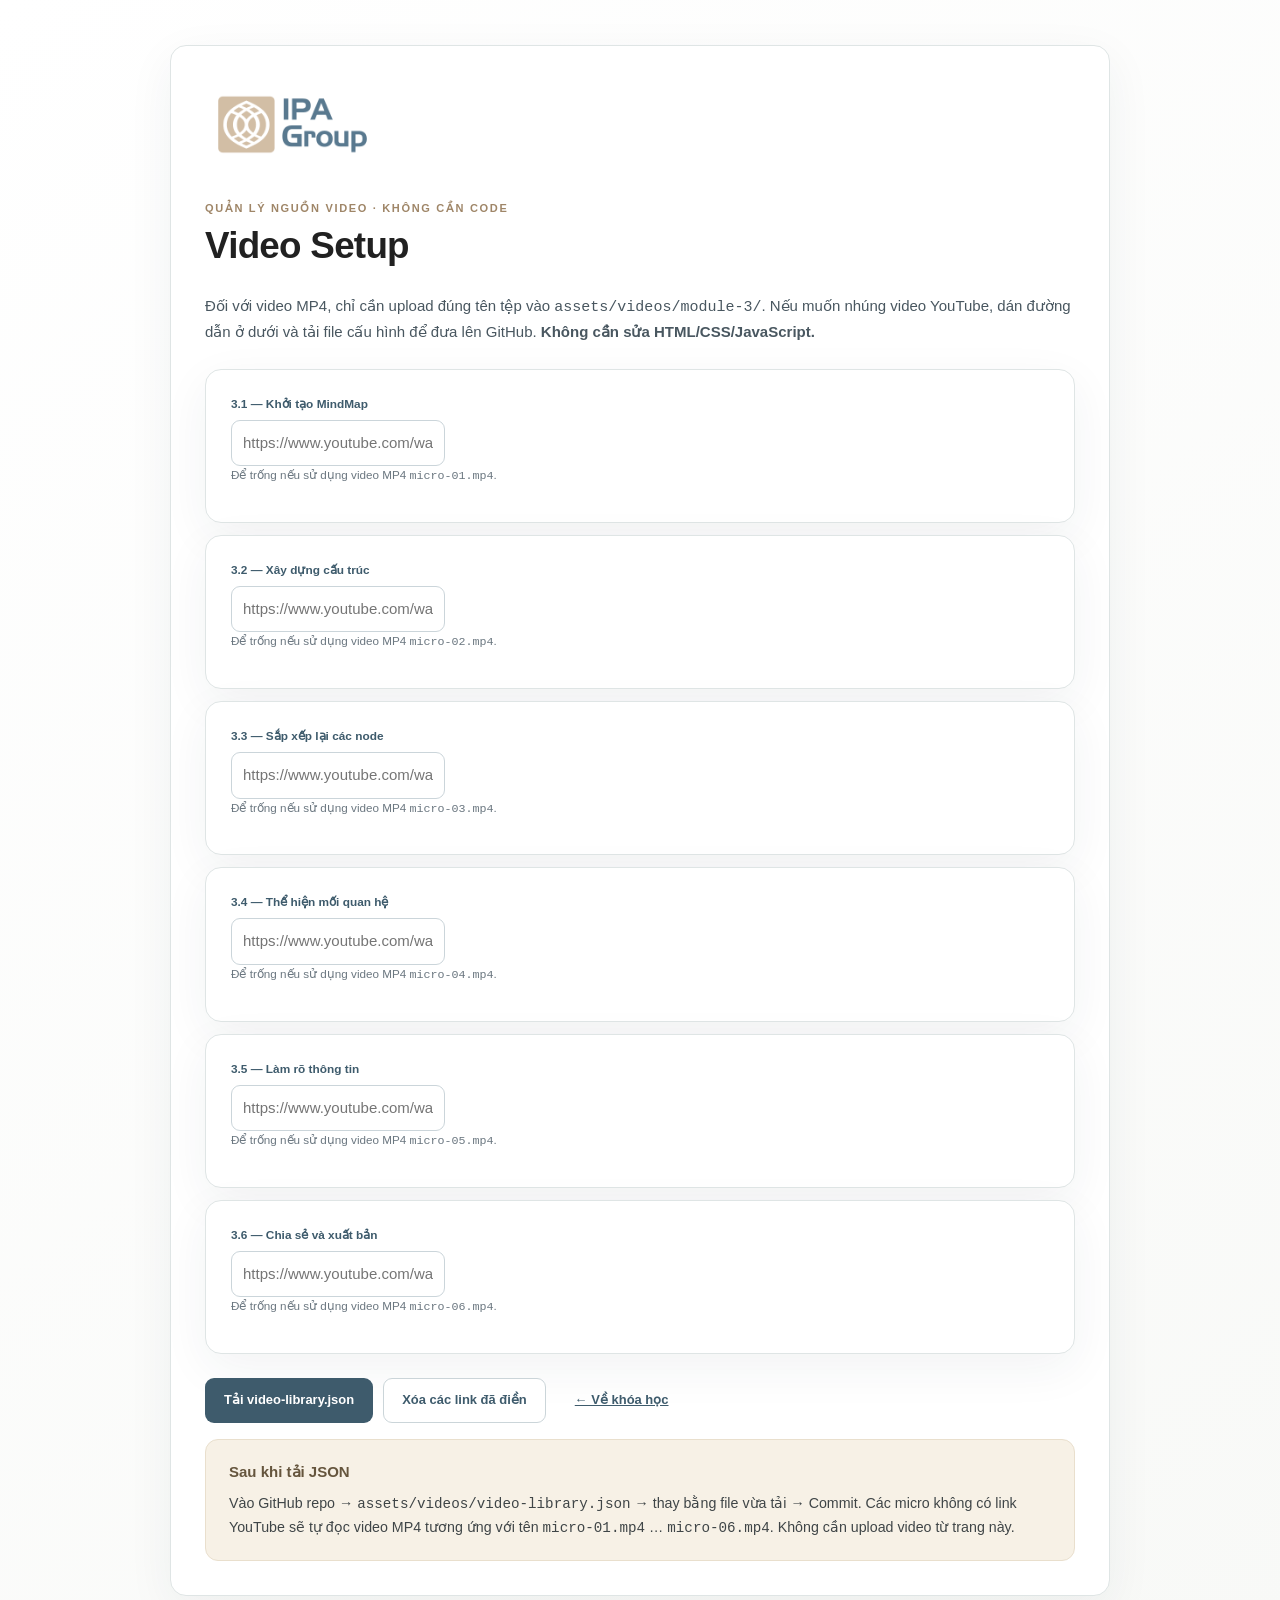
<file: video-setup.html>
<!doctype html><html lang="vi"><head><meta charset="utf-8"><meta name="viewport" content="width=device-width, initial-scale=1"><title>Video Setup — IPA MindMap Learning</title><link rel="stylesheet" href="css/styles.css"></head><body><main style="max-width:980px;margin:0 auto;padding:45px 20px"><div class="card pad-lg"><img src="assets/logos/ipa-primary.png" alt="IPA Group" style="width:175px"><p class="eyebrow" style="margin:23px 0 7px">QUẢN LÝ NGUỒN VIDEO · KHÔNG CẦN CODE</p><h1 style="font-size:2.3rem">Video Setup</h1><p>Đối với video MP4, chỉ cần upload đúng tên tệp vào <code>assets/videos/module-3/</code>. Nếu muốn nhúng video YouTube, dán đường dẫn ở dưới và tải file cấu hình để đưa lên GitHub. <strong>Không cần sửa HTML/CSS/JavaScript.</strong></p><div id="form" style="display:grid;gap:12px;margin:24px 0"></div><div class="btn-row"><button id="export" class="primary">Tải video-library.json</button><button id="clear" class="outline">Xóa các link đã điền</button><a class="btn outline" href="index.html">← Về khóa học</a></div><div class="context item-space"><strong>Sau khi tải JSON</strong><p>Vào GitHub repo → <code>assets/videos/video-library.json</code> → thay bằng file vừa tải → Commit. Các micro không có link YouTube sẽ tự đọc video MP4 tương ứng với tên <code>micro-01.mp4</code> … <code>micro-06.mp4</code>. Không cần upload video từ trang này.</p></div></div></main><script>
const titles=['Khởi tạo MindMap','Xây dựng cấu trúc','Sắp xếp lại các node','Thể hiện mối quan hệ','Làm rõ thông tin','Chia sẻ và xuất bản'];const form=document.querySelector('#form');titles.forEach((t,i)=>{let n=String(i+1).padStart(2,'0');form.insertAdjacentHTML('beforeend',`<div class="card pad"><label class="input-label" for="v${n}">3.${i+1} — ${t}</label><input type="url" id="v${n}" class="input" placeholder="https://www.youtube.com/watch?v=..."><p class="note">Để trống nếu sử dụng video MP4 <code>micro-${n}.mp4</code>.</p></div>`)});document.querySelector('#export').onclick=()=>{let out={};titles.forEach((t,i)=>{let n=String(i+1).padStart(2,'0'),v=document.querySelector('#v'+n).value.trim();if(v)out[n]={type:'youtube',url:v}});let blob=new Blob([JSON.stringify(out,null,2)],{type:'application/json'}),u=URL.createObjectURL(blob),a=document.createElement('a');a.href=u;a.download='video-library.json';a.click();setTimeout(()=>URL.revokeObjectURL(u),1500)};document.querySelector('#clear').onclick=()=>{document.querySelectorAll('#form input').forEach(x=>x.value='')};
</script></body></html>
</file>
<file: css/styles.css>
/* IPA Group BI source: ipa-brand-identity-checker/references/brands/ipa-group.md
   Exact: #59798F #C4AA78 #3E5B6C #9F8668 #D0BB93 #DCCCAE #E7DDC9 #212121 #FFFFFF
   Font: UTM Hanzel (heading), SVN Gotham (body), with freely available system fallbacks.
*/
:root{--ipa-blue:#59798F;--ipa-gold:#C4AA78;--ipa-deep:#3E5B6C;--ipa-earth:#9F8668;--ipa-sand:#D0BB93;--ipa-sand-light:#DCCCAE;--ipa-cream:#E7DDC9;--ink:#212121;--white:#fff;--muted:#6b7780;--wash:#f8f9f7;--line:#dfe5e5;--soft:#edf1f2;--good:#2f665a;--warn:#956726;--bad:#a24f43;--shadow:0 14px 48px rgba(38,58,70,.06);--heading:"UTM Hanzel","SVN Gotham",Arial,sans-serif;--body:"SVN Gotham",Inter,"Segoe UI",Arial,sans-serif}
*{box-sizing:border-box}html{scroll-behavior:smooth}body{margin:0;background:var(--wash);font:15px/1.62 var(--body);color:var(--ink)}button,input,select,textarea{font:inherit}button{cursor:pointer}button:disabled{opacity:.48;cursor:not-allowed}a{color:var(--ipa-deep)}:focus-visible{outline:3px solid var(--ipa-gold);outline-offset:3px}.skip-link{position:absolute;top:-40px;left:10px;z-index:99;background:var(--white);padding:8px}.skip-link:focus{top:8px}h1,h2,h3,p{margin-top:0}h1,h2,h3{font-family:var(--heading);letter-spacing:-.02em;line-height:1.22}h1{font-size:clamp(2.3rem,4.1vw,4.2rem);font-weight:800}h2{font-size:clamp(1.65rem,2.7vw,2.35rem)}h3{font-size:1.14rem}p{color:#495760}small,.small-text{font-size:.8rem}.eyebrow{text-transform:uppercase;letter-spacing:.15em;font-size:.69rem;color:var(--ipa-earth);font-weight:800}.strong{font-weight:750}.muted{color:var(--muted)}.subtitle{font-size:1rem;max-width:730px}.mono{font-variant-numeric:tabular-nums}#app-shell{display:flex;min-height:100vh}.sidebar{background:var(--ipa-deep);width:260px;min-width:260px;display:flex;flex-direction:column;color:#fff;min-height:100vh;position:sticky;top:0;align-self:flex-start;height:100vh;padding:27px 16px 20px;overflow-y:auto}.brand{margin:5px 12px 30px;display:flex;flex-direction:column}.brand-logo{width:164px;height:auto;margin-left:-9px;object-fit:contain}.brand-eyebrow{font-size:.56rem;font-weight:800;letter-spacing:.27em;color:var(--ipa-sand-light);margin-top:14px}.brand strong{font-size:1.26rem;line-height:1.27;margin-top:8px;font-family:var(--heading);letter-spacing:-.01em}.brand strong em{font-weight:400;font-style:normal;color:var(--ipa-cream)}.brand small{color:#cbd7d9;margin-top:4px;font-size:.74rem}.sidebar-label{font-size:.61rem;letter-spacing:.15em;color:#b6c8d0;font-weight:750;margin:0 12px 13px}.nav-link{width:100%;display:flex;gap:11px;align-items:center;text-align:left;padding:12px 11px;border-radius:11px;border:1px solid transparent;background:none;color:#e8f0f1;font-size:.84rem;margin-bottom:5px}.nav-link:hover{background:#ffffff12}.nav-link.active{background:#ffffff18;border-color:#ffffff2e;color:#fff}.nav-link span:nth-child(2){display:flex;flex-direction:column;font-weight:750;line-height:1.35}.nav-link small{font-size:.71rem;font-weight:400;color:#c0d0d7;margin-top:3px}.nav-num{width:36px;height:36px;border-radius:9px;display:grid;place-items:center;background:#ffffff17;font-size:.8rem;font-weight:750}.nav-link.active .nav-num{background:var(--ipa-gold);color:#20282b}.sidebar-bottom{margin:auto 9px 0;padding-top:25px;color:#e0eaed;font-size:.75rem}.sidebar-bottom small{display:block;color:#b5c7ce;margin-top:7px;font-size:.68rem}.tiny-dot{display:inline-block;width:7px;height:7px;border-radius:50%;background:var(--ipa-gold);margin-right:5px}.app-main{min-width:0;flex:1;display:flex;flex-direction:column}.topbar{height:75px;border-bottom:1px solid var(--line);background:#fff;display:flex;align-items:center;justify-content:space-between;padding:0 clamp(20px,3.3vw,58px);gap:20px}.breadcrumb{font-size:.78rem;font-weight:720;color:var(--ipa-deep);letter-spacing:.01em}.top-actions{display:flex;align-items:center;gap:19px}.save-hint{font-size:.72rem;color:var(--muted)}#main{width:100%;max-width:1460px;margin:0 auto;flex:1;padding:clamp(22px,3.5vw,50px) clamp(20px,4.4vw,70px)}.app-footer{display:flex;gap:10px;justify-content:space-between;align-items:center;padding:22px clamp(20px,4.4vw,70px);border-top:1px solid var(--line);font-size:.64rem;letter-spacing:.08em;color:#889397}.page-enter{animation:fade .22s ease}@keyframes fade{from{opacity:.45;transform:translateY(5px)}to{opacity:1;transform:none}}.mobile-only{display:none}button.primary,button.outline,button.ghost,.btn{display:inline-flex;align-items:center;justify-content:center;gap:8px;border-radius:9px;padding:11px 18px;font-weight:750;font-size:.81rem;transition:.18s ease;border:1px solid transparent;white-space:normal;text-align:center}button.primary{background:var(--ipa-deep);color:#fff}button.primary:hover{background:#284858;transform:translateY(-1px)}button.outline{border-color:#cbd5d9;background:#fff;color:var(--ipa-deep)}button.outline:hover{border-color:var(--ipa-blue);background:#f3f6f7}button.ghost{background:transparent;color:var(--ipa-deep)}button.ghost:hover{background:var(--soft)}button.small{font-size:.7rem;padding:8px 11px}.btn-row{display:flex;flex-wrap:wrap;align-items:center;gap:10px;margin-top:22px}.btn-row.end{justify-content:flex-end}.btn-row.between{justify-content:space-between}.icon-btn{border:0;background:transparent;color:var(--ipa-deep);font-size:1.4rem;padding:5px}.card{background:var(--white);border:1px solid var(--line);border-radius:16px;box-shadow:var(--shadow)}.pad{padding:25px}.pad-lg{padding:clamp(24px,3vw,39px)}.section-top{margin-bottom:26px}.section-top .subtitle{margin:12px 0 0}.hero{position:relative;overflow:hidden;background:var(--ipa-deep);color:#fff;min-height:345px;border-radius:20px;padding:clamp(30px,4vw,55px);display:flex;gap:34px;align-items:center}.hero:before{content:"";position:absolute;right:-85px;bottom:-170px;width:440px;height:440px;border:1px solid #ffffff22;border-radius:50%;box-shadow:0 0 0 65px #ffffff09,0 0 0 125px #ffffff08}.hero:after{content:"";position:absolute;right:9%;top:10%;width:180px;height:180px;border:1px solid #c4aa7855;border-radius:50%}.hero-copy{z-index:1;max-width:670px}.hero .eyebrow{color:var(--ipa-sand-light)}.hero h1{color:#fff;margin:18px 0}.hero h1 span{color:var(--ipa-sand-light)}.hero p{color:#e2e9ea;max-width:530px;font-size:.93rem}.hero .primary{background:var(--ipa-gold);color:#20282d}.hero .primary:hover{background:#d3ba8b}.hero-stat{margin-left:auto;z-index:1;min-width:174px;border:1px solid #ffffff3c;padding:24px;border-radius:16px;background:#ffffff12;backdrop-filter:blur(5px)}.hero-stat strong{display:block;font-size:3.1rem;line-height:1;color:#fff;font-family:var(--heading)}.hero-stat span{display:block;font-size:.75rem;color:#e1e7e9;margin-top:12px}.section-heading{display:flex;align-items:end;justify-content:space-between;gap:20px;margin:34px 0 16px}.section-heading h2{font-size:1.48rem;margin:0}.section-heading p{margin:3px 0 0;font-size:.83rem}.module-grid{display:grid;grid-template-columns:repeat(3,minmax(0,1fr));gap:17px}.module-card{padding:25px;display:flex;flex-direction:column;min-height:245px;transition:.2s}.module-card:hover,.scenario-card:hover{transform:translateY(-3px);box-shadow:0 18px 44px #263a461a}.module-card .module-n{color:var(--ipa-earth);font-weight:750;font-size:.74rem;letter-spacing:.1em}.module-card h3{margin:13px 0 8px;font-size:1.25rem}.module-card p{font-size:.82rem}.module-card .mini-meta{margin-top:auto;display:flex;align-items:center;justify-content:space-between;gap:5px}.pill{display:inline-flex;align-items:center;gap:6px;font-size:.67rem;font-weight:750;color:var(--ipa-deep);background:var(--soft);border-radius:100px;padding:5px 9px}.pill.gold{background:#f5eee0;color:#836743}.pill.complete{background:#e5f1ed;color:#28604f}.arrow-link{color:var(--ipa-deep);border:0;background:none;font-weight:800;font-size:1.2rem}.learning-strip{background:#edece6;border:1px solid #e0ded6;padding:20px 24px;border-radius:14px;display:flex;gap:15px;align-items:center;margin-top:23px}.learning-strip strong{color:var(--ipa-deep)}.learning-strip p{margin:0;font-size:.82rem}.stepper{display:flex;gap:10px;flex-wrap:wrap;margin:20px 0 28px}.step{display:flex;align-items:center;gap:9px;border-radius:30px;background:var(--white);border:1px solid var(--line);padding:8px 14px;font-size:.72rem;color:var(--muted);font-weight:750}.step b{width:22px;height:22px;border-radius:50%;display:grid;place-items:center;background:var(--soft);color:var(--ipa-deep)}.step.active{border-color:var(--ipa-gold);background:#faf6ed;color:var(--ink)}.step.done b{background:var(--ipa-deep);color:#fff}.split{display:grid;grid-template-columns:minmax(0,1.18fr) minmax(290px,.82fr);gap:22px;align-items:start}.split.equal{grid-template-columns:1fr 1fr}.video-wrap{overflow:hidden;border-radius:13px;background:#17262f;aspect-ratio:16/9;display:grid;place-items:center;position:relative}.video-wrap video{width:100%;height:100%;object-fit:contain;background:#111}.video-wrap iframe{width:100%;height:100%;border:0}.video-placeholder{display:flex;flex-direction:column;align-items:center;gap:10px;text-align:center;color:#f5f7f8;padding:15px}.play-ring{width:58px;height:58px;border:1px solid #ffffff8c;border-radius:50%;display:grid;place-items:center;font-size:1.5rem;background:#ffffff18}.video-placeholder small{color:#ccdadf;max-width:300px}.caption{font-size:.75rem;color:var(--muted);margin:8px 0 0}.quiz-wrap{margin-top:25px}.quiz-num{color:var(--ipa-earth);font-weight:750;font-size:.7rem;letter-spacing:.1em}.options-list{display:grid;gap:10px;margin-top:16px}.option-btn{display:flex;text-align:left;gap:14px;background:var(--white);border:1px solid var(--line);border-radius:11px;padding:14px 16px;width:100%;color:var(--ink)}.option-btn:hover{border-color:var(--ipa-blue)}.option-btn.selected{border-color:var(--ipa-blue);background:#f0f5f7}.option-btn.correct{border-color:#79a18f;background:#eff7f3}.option-btn.wrong{border-color:#cf9c94;background:#fbf3f0}.option-letter{width:24px;height:24px;display:grid;place-items:center;background:var(--soft);color:var(--ipa-deep);border-radius:7px;flex:none;font-size:.72rem;font-weight:750}.feedback{border-left:3px solid var(--ipa-blue);background:#eff3f4;border-radius:0 10px 10px 0;padding:15px 17px;margin-top:16px;font-size:.83rem}.feedback strong{display:block;color:var(--ipa-deep);margin-bottom:4px}.feedback p{margin:0}.feedback.warn{border-color:var(--ipa-gold);background:#faf5eb}.scenario-grid{display:grid;grid-template-columns:repeat(2,minmax(0,1fr));gap:17px}.scenario-card{background:#fff;border:1px solid var(--line);border-radius:15px;padding:24px;text-align:left;transition:.2s;min-height:178px;display:flex;flex-direction:column;gap:9px;color:var(--ink)}.scenario-card .scenario-icon{display:grid;place-items:center;background:var(--soft);width:39px;height:39px;border-radius:10px;color:var(--ipa-deep);font-size:1.4rem}.scenario-card strong{font-family:var(--heading);font-size:1.12rem}.scenario-card small{color:var(--muted);font-size:.76rem}.scenario-card .scenario-bottom{display:flex;align-items:center;justify-content:space-between;margin-top:auto;color:var(--ipa-deep);font-size:.7rem;font-weight:750}.lab-header{display:flex;gap:18px;justify-content:space-between;align-items:flex-start;margin-bottom:21px}.lab-header h2{margin:7px 0}.lab-content{display:grid;gap:18px}.context{background:#f7f1e6;border:1px solid #e9dfcd;border-radius:13px;padding:20px 23px}.context strong{color:#65553d}.context p{font-size:.89rem;margin:8px 0 0;color:#3f4547}.statement-list{display:grid;gap:9px}.statement-row{border:1px solid var(--line);border-radius:11px;padding:12px 14px;background:#fff;display:flex;align-items:center;gap:13px;justify-content:space-between}.statement-row p{margin:0;font-size:.8rem;flex:1}.statement-row select{min-width:164px;max-width:195px}.statement-row>label{font-size:.75rem}.input,select,.text-field{border:1px solid #cbd5da;border-radius:9px;padding:10px 11px;background:#fff;color:var(--ink);min-width:0}input[type=text],textarea{width:100%}.check-grid{display:grid;grid-template-columns:repeat(2,minmax(0,1fr));gap:10px}.select-card{position:relative;text-align:left;background:#fff;border:1px solid #dbe2e4;border-radius:10px;padding:13px 14px;min-height:65px;font-size:.81rem;color:var(--ink)}.select-card:hover{border-color:var(--ipa-blue)}.select-card.on{background:#eef3f4;border-color:var(--ipa-blue);box-shadow:inset 3px 0 0 var(--ipa-blue)}.select-card.on:after{content:'✓';position:absolute;right:12px;top:7px;color:var(--ipa-blue)}.map-surface{border:1px solid #d6dee1;background:radial-gradient(circle at 1px 1px,#d6e0e455 1px,transparent 0) 0 0/20px 20px,#fcfdfd;min-height:260px;padding:20px;border-radius:12px;overflow-x:auto}.map-title{display:flex;align-items:center;justify-content:space-between;margin-bottom:13px}.map-title span{font-size:.68rem;color:var(--muted);font-weight:750;letter-spacing:.11em}.map-layout{display:flex;align-items:center;gap:25px;min-width:440px;min-height:180px}.map-root{border-radius:12px;border:2px solid var(--ipa-deep);padding:13px 15px;background:var(--ipa-deep);color:#fff;font-size:.77rem;font-weight:750;max-width:175px;min-width:138px;text-align:center;flex:none;box-shadow:0 7px 20px #3e5b6c22}.map-branches{position:relative;display:grid;gap:10px;flex:1;padding-left:20px}.map-branches:before{content:"";height:calc(100% - 30px);position:absolute;left:2px;top:15px;border-left:2px solid #c4aa78}.map-branch{position:relative;display:flex;align-items:flex-start;gap:11px}.map-branch:before{content:"";width:18px;height:2px;background:var(--ipa-sand);position:absolute;left:-18px;top:17px}.branch-name{background:#e9eff1;color:#334f5f;border:1px solid #cfdbdf;border-radius:8px;padding:8px 11px;font-size:.76rem;font-weight:750;min-width:116px;max-width:180px;white-space:normal}.map-leaves{display:flex;flex-direction:column;gap:5px;align-items:flex-start;padding-top:1px}.map-leaf{border:1px solid #e4e1d8;background:#fff;border-radius:6px;padding:6px 9px;color:#454d50;font-size:.67rem;max-width:250px;line-height:1.45}.map-leaf.gold{background:#f5efdf;border-color:var(--ipa-gold)}.map-leaf.focus{background:#e9f3ee;border-color:#91b2a6}.workspace-title{font-size:.73rem;letter-spacing:.08em;color:var(--ipa-deep);font-weight:750;margin-bottom:11px}.result-panel{background:#f2f5f5;border:1px solid var(--line);border-radius:12px;padding:17px}.result-panel h3{font-size:1rem;margin-bottom:7px}.result-panel p{font-size:.79rem;margin:0}.input-label{display:block;font-size:.74rem;color:var(--ipa-deep);font-weight:750;margin-bottom:6px}.panel-columns{display:grid;grid-template-columns:1.1fr .9fr;gap:18px}.tag{display:inline-block;background:#edf0ef;border:1px solid #d8dedf;border-radius:6px;padding:5px 8px;font-size:.72rem;font-weight:650;color:var(--ipa-deep);margin:3px}.tag.decision{background:#eaf0f5}.tag.action{background:#eeeadd;border-color:#ded0b3}.tag.open{background:#f6f3ee}.lab-stage{font-size:.73rem;font-weight:750;color:var(--ipa-earth);letter-spacing:.12em}.lab-stage-bar{display:flex;gap:5px;margin-top:9px}.lab-stage-bar span{height:4px;flex:1;background:#e0e4e4;border-radius:5px}.lab-stage-bar span.current,.lab-stage-bar span.done{background:var(--ipa-gold)}.exercise-list{display:flex;flex-direction:column;gap:8px}.exercise-item{background:#fff;border:1px solid var(--line);border-radius:9px;padding:11px 13px}.exercise-item label{display:flex;gap:10px;align-items:flex-start;font-size:.82rem}.exercise-item input{accent-color:var(--ipa-deep);margin-top:5px}.exercise-item.selected{background:#eef4f5;border-color:var(--ipa-blue)}.micro-list{display:grid;grid-template-columns:repeat(3,minmax(0,1fr));gap:15px}.micro-card{background:#fff;border:1px solid var(--line);border-radius:13px;padding:20px;text-align:left;display:flex;flex-direction:column;gap:9px;min-height:218px;color:var(--ink)}.micro-card:hover{border-color:var(--ipa-blue)}.micro-card .label-top{font-size:.67rem;color:var(--ipa-earth);font-weight:750;letter-spacing:.09em}.micro-card h3{margin:1px 0 0}.micro-card p{font-size:.77rem;margin:0}.micro-card .micro-status{margin-top:auto;display:flex;align-items:center;justify-content:space-between;font-size:.7rem;color:var(--ipa-blue);font-weight:750}.micro-layout{display:grid;grid-template-columns:minmax(320px,.95fr) minmax(350px,1.05fr);gap:19px;align-items:start}.micro-task{background:#fff;border:1px solid var(--line);border-radius:15px;padding:23px}.micro-task h3{margin-top:0}.micro-task p{font-size:.82rem}.watch-heading{display:flex;align-items:center;gap:8px;font-size:.72rem;letter-spacing:.11em;font-weight:800;color:var(--ipa-earth);margin-bottom:13px}.try-heading{display:flex;align-items:center;gap:8px;font-size:.72rem;letter-spacing:.11em;font-weight:800;color:var(--ipa-deep);margin-bottom:13px}.simulator{border:1px solid #cad8dc;border-radius:14px;overflow:hidden;background:#fff}.sim-toolbar{display:flex;flex-wrap:wrap;gap:6px;padding:9px 11px;border-bottom:1px solid var(--line);background:#f2f5f5}.tool-btn{font-size:.69rem;background:#fff;color:#40545e;border:1px solid #d5dfe2;border-radius:7px;padding:7px 9px}.tool-btn:hover{border-color:var(--ipa-deep)}.sim-canvas{min-height:235px;padding:14px;background:radial-gradient(circle at 1px 1px,#ced9df65 1px,transparent 0) 0 0/17px 17px,#fcfdfd}.sim-canvas .map-layout{min-width:300px;gap:14px}.sim-canvas .map-root{min-width:112px;max-width:144px}.sim-canvas .branch-name{min-width:105px}.sim-actions{padding:15px;border-top:1px solid var(--line);background:#f9faf9}.sim-actions .btn-row{margin-top:0}.sim-actions p{margin:0 0 10px;font-size:.75rem}.sim-inline{display:flex;align-items:center;gap:8px;flex-wrap:wrap}.sim-inline input,.sim-inline select{max-width:240px}.sim-notice{margin-top:11px;background:#eaf1ef;padding:10px 12px;border-radius:8px;color:#2f665a;font-size:.75rem}.share-modal{background:#fff;border:1px solid var(--line);border-radius:11px;padding:14px;margin:12px auto;max-width:390px;box-shadow:0 7px 20px #2d3e4c0c}.share-modal strong{color:var(--ipa-deep)}.share-option{display:flex;align-items:center;gap:9px;padding:10px;border:1px solid var(--line);border-radius:8px;margin-top:9px;font-size:.79rem;cursor:pointer}.share-option.active{border-color:var(--ipa-blue);background:#eef3f4}.progress-track{height:6px;background:#e2e8e8;overflow:hidden;border-radius:10px}.progress-bar{height:100%;background:var(--ipa-deep);transition:width .2s ease}.progress-row{display:flex;justify-content:space-between;align-items:center;margin-bottom:9px;font-size:.75rem;font-weight:700;color:var(--ipa-deep)}.toast{position:fixed;bottom:22px;right:22px;z-index:999;box-shadow:0 7px 32px #263b4d2c;background:var(--ipa-deep);color:#fff;border-radius:10px;padding:12px 17px;font-size:.82rem;max-width:350px;opacity:0;pointer-events:none;transform:translateY(7px);transition:.2s}.toast.show{opacity:1;transform:translateY(0)}.empty-state{background:#f3f5f4;border:1px dashed #cbd6d8;color:var(--muted);border-radius:12px;padding:18px;font-size:.79rem}.note{font-size:.73rem;color:var(--muted);line-height:1.55}.separator{border:0;border-top:1px solid var(--line);margin:18px 0}.kicker{border-left:3px solid var(--ipa-gold);padding-left:12px;font-size:.77rem;color:var(--ipa-deep)}.tab-row{display:flex;gap:5px;flex-wrap:wrap;background:#f0f3f4;border-radius:10px;padding:5px;width:max-content;max-width:100%}.tab{border:0;background:transparent;border-radius:7px;padding:9px 13px;color:#52636b;font-size:.75rem;font-weight:750}.tab.active{background:#fff;color:var(--ipa-deep);box-shadow:0 1px 6px #263b4d13}.node-row{display:flex;align-items:center;gap:7px;flex-wrap:wrap}.node-choice{border:1px solid var(--line);border-radius:8px;background:#fff;padding:9px 11px;font-size:.78rem}.node-choice.active{background:var(--ipa-deep);color:#fff}.stage-counter{color:var(--ipa-earth);font-size:.74rem;font-weight:800}.resource-link{font-size:.77rem;color:var(--ipa-deep);text-decoration:underline}.rubric{display:grid;gap:8px}.rubric-item{font-size:.8rem;padding-left:17px;position:relative}.rubric-item:before{content:'✦';color:var(--ipa-gold);position:absolute;left:0} .item-space{margin-top:16px}
@media(max-width:1160px){.sidebar{width:235px;min-width:235px}.micro-list{grid-template-columns:repeat(2,1fr)}.hero-stat{display:none}.micro-layout{grid-template-columns:1fr}.sim-canvas{min-height:230px}}
@media(max-width:900px){.sidebar{position:fixed;height:100vh;z-index:60;transform:translateX(-105%);transition:transform .25s;box-shadow:20px 0 30px #0002}.sidebar.open{transform:translateX(0)}.mobile-only{display:inline-block}.split,.split.equal,.panel-columns{grid-template-columns:1fr}.topbar{height:67px}.save-hint{display:none}.app-footer{flex-direction:column;align-items:flex-start}.module-grid{grid-template-columns:1fr}.module-card{min-height:190px}}
@media(max-width:560px){#main{padding:22px 16px}.topbar{padding:0 16px}.hero{min-height:0;padding:30px 22px}.hero h1{font-size:2.2rem}.hero:before{right:-250px}.hero .btn-row{flex-direction:column;align-items:stretch}.scenario-grid,.micro-list,.check-grid{grid-template-columns:1fr}.statement-row{flex-direction:column;align-items:stretch}.statement-row select{max-width:none;width:100%}.lab-header{display:block}.lab-header .btn-row{margin:10px 0}.pad,.pad-lg{padding:20px}.map-layout{min-width:360px;gap:12px}.map-root{min-width:110px;max-width:130px}.map-branches{padding-left:12px}.map-branch:before{left:-11px;width:12px}.map-leaves{max-width:135px}.branch-name{min-width:95px}.micro-layout{grid-template-columns:minmax(0,1fr)}.stepper{gap:6px}.step{font-size:.65rem;padding:6px 10px}.app-footer{font-size:.59rem}}
@media(prefers-reduced-motion:reduce){*,*:before,*:after{animation-duration:.001ms!important;transition-duration:.001ms!important;scroll-behavior:auto!important}}

/* v2 — IPA Group digital learning experience refinements (core brand colors unchanged) */
:root{--ui-radius:16px;--focus-ring:0 0 0 3px rgba(196,170,120,.22);--ease-ui:cubic-bezier(.22,1,.36,1)}
.nav-group{margin:7px 0}.nav-parent,.nav-home{color:#eff4f6;border:1px solid transparent;background:transparent;width:100%;display:flex;align-items:center;gap:10px;text-align:left;padding:12px 11px;border-radius:11px;transition:background .2s,border-color .2s}
.nav-parent:hover,.nav-home:hover,.nav-parent.selected{background:rgba(255,255,255,.09);border-color:rgba(255,255,255,.12)}.nav-home.active{background:rgba(255,255,255,.14)}
.nav-parent-icon{font-size:.72rem;letter-spacing:.02em;font-weight:850;display:grid;place-items:center;width:30px;height:30px;border-radius:9px;border:1px solid rgba(255,255,255,.26);flex-shrink:0}
.nav-parent-copy{display:grid;flex:1;min-width:0;gap:2px}.nav-parent-copy strong{font-size:.72rem;letter-spacing:.04em}.nav-parent-copy small{font-size:.64rem;color:#c3d4df;line-height:1.3}
.nav-chevron{transition:transform .2s;transform:rotate(-90deg);font-size:1.1rem}.nav-parent[aria-expanded="true"] .nav-chevron{transform:rotate(0)}
.nav-children{border-left:1px solid rgba(255,255,255,.18);margin:3px 0 10px 25px;padding:4px 0 4px 9px;animation:panelIn .21s var(--ease-ui)}
.nav-child{width:100%;border:1px solid transparent;background:transparent;color:#d4e1e8;text-align:left;display:flex;align-items:center;gap:8px;padding:10px 7px;border-radius:8px;line-height:1.36;transition:background .18s,color .18s,transform .18s;font-size:.73rem}
.nav-child:hover{background:rgba(255,255,255,.08);transform:translateX(2px)}.nav-child.active{background:#ffffff24;border-color:#ffffff1f;color:white;font-weight:750}
.nav-child-num{color:#d0bb93;font-weight:780;white-space:nowrap;font-variant-numeric:tabular-nums;font-size:.69rem}.nav-done{margin-left:auto;color:#d0e6da}
.topbar{gap:9px}.icon-btn.top-back{display:inline-flex;align-items:center;justify-content:center;font-size:1.3rem;min-width:36px;flex-shrink:0}.top-home{display:inline-flex;gap:5px;align-items:center;white-space:nowrap;border:1px solid var(--line);background:#fff;border-radius:8px;padding:7px 10px;color:var(--ipa-deep);font-size:.76rem;font-weight:800;transition:background .2s}
.top-home:hover{background:#edf3f5}.breadcrumb{min-width:0;display:flex;align-items:center;gap:6px;flex-wrap:wrap;font-size:.7rem;line-height:1.25}.crumb{border:none;padding:4px 2px;background:transparent;color:#5b7586;font-size:.72rem;line-height:1.4;cursor:pointer}.crumb:hover{text-decoration:underline}.crumb.current{font-weight:800;color:var(--ipa-deep);cursor:default}.crumb-sep{color:#a9b5bd}
.video-lesson{max-width:1000px;margin:auto}.video-lesson .video-wrap{max-height:none;aspect-ratio:16/9}.video-lesson video{height:100%;width:100%;object-fit:contain;background:#05080a}
.quiz-wrap{max-width:930px;margin:0 auto}.quiz-question{line-height:1.42;font-size:1.32rem;margin:25px 0 18px}
.learning-workspace{display:grid;grid-template-columns:minmax(0,1fr) minmax(0,1.12fr);gap:18px;align-items:start}.learning-workspace>.card{min-width:0}
.interaction-guide{font-size:.79rem;color:#566b77;background:#edf2f4;border-left:3px solid var(--ipa-gold);padding:10px 13px;border-radius:8px;margin-bottom:14px;line-height:1.6}
.classify-board{display:flex;flex-direction:column;gap:15px;min-width:0}.classify-cards{display:grid;grid-template-columns:1fr;gap:8px}.info-chip{appearance:none;display:flex;align-items:center;gap:10px;width:100%;max-width:100%;min-width:0;text-align:left;padding:12px 11px;border-radius:11px;border:1px solid #d6e0e4;background:#fff;color:var(--ink);cursor:grab;transition:transform .18s var(--ease-ui),box-shadow .2s,border-color .2s,background .2s;box-shadow:0 2px 7px rgba(40,60,70,.025)}
.info-chip:hover{border-color:var(--ipa-blue);transform:translateY(-2px);box-shadow:0 9px 22px rgba(50,78,90,.08)}.info-chip.picked{border-color:var(--ipa-gold);background:#fbf6ea;box-shadow:var(--focus-ring)}.info-chip.dragging{opacity:.47;transform:scale(.99)}.info-chip.right{border-color:#a6caba;background:#f0f7f3}.info-chip.wrong{border-color:#d9b0a5;background:#fdf5f2}
.chip-num{flex-shrink:0;border-radius:6px;background:#e9eff1;color:var(--ipa-deep);font-size:.68rem;font-weight:850;padding:4px 6px}.chip-content{flex:1;min-width:0;font-size:.82rem;line-height:1.5;overflow-wrap:anywhere;display:block}.chip-content>small{display:block;color:#7a8992;margin-top:4px;font-size:.69rem}.chip-content>em{display:block;font-size:.7rem;font-style:normal;margin-top:6px;font-weight:800}.item-verdict.right{color:#2f665a}.item-verdict.wrong{color:#a24f43}.grip{font-size:1.15rem;color:#9daeb7;flex-shrink:0}
.drop-targets{display:grid;grid-template-columns:repeat(2,minmax(0,1fr));gap:8px}.drop-target{display:flex;flex-direction:column;align-items:flex-start;justify-content:center;border-radius:11px;border:1.5px dashed #9cafb9;background:#f6f9fa;padding:13px;min-height:80px;color:var(--ipa-deep);transition:background .18s,border-color .18s,transform .18s,box-shadow .18s;text-align:left;min-width:0;overflow-wrap:anywhere}
.drop-target strong{font-size:.78rem}.drop-target small{font-size:.68rem;color:#647987;margin-top:5px}.drop-target.ready{border-color:var(--ipa-gold);background:#fcf8f0}.drop-target.drag-over,.drop-target:hover{background:#eaf2f4;border-color:var(--ipa-blue);transform:translateY(-2px);box-shadow:0 6px 15px #3e5b6c0e}
.review-card{margin:20px 0 0;background:#f7f9f8;border:1px solid #cfdcda;border-radius:16px;padding:19px;animation:panelIn .3s var(--ease-ui)}.review-head{display:flex;justify-content:space-between;align-items:center;gap:12px;margin-bottom:12px}.review-head strong{color:var(--ipa-deep)}.review-head p{margin:4px 0;font-size:.79rem}.review-score{background:var(--ipa-deep);color:#fff;border-radius:12px;padding:6px 13px;font-size:1.06rem;font-weight:850;white-space:nowrap}
.review-items{display:grid;grid-template-columns:repeat(2,minmax(0,1fr));gap:9px}.review-item{display:flex;gap:9px;border:1px solid #cddbd6;background:#f1f7f4;border-radius:10px;padding:10px;min-width:0}.review-item.wrong{background:#fff5f1;border-color:#dfc5b8}.review-icon{flex-shrink:0;font-weight:900;color:#2f665a}.review-item.wrong .review-icon{color:#a24f43}.review-item strong{display:block;font-size:.76rem;line-height:1.35;overflow-wrap:anywhere}.review-item small{display:block;font-size:.69rem;line-height:1.5;margin-top:5px;color:#55636c}.reference-title{font-size:.74rem;letter-spacing:.06em;color:var(--ipa-deep);font-weight:800;margin:20px 0 10px}
.map-leaf.correct{background:#e9f6ee;border-color:#8fbaa2;color:#275942}.map-leaf.incorrect{background:#fff1ed;border-color:#e1ada0;color:#92463b}.map-leaf small{display:inline;font-size:.6rem;font-weight:850;margin-left:5px}
/* clear distinction between the lesson canvas and static explanation */
.map-surface{min-height:260px}.map-layout{min-width:360px}.map-leaves{min-width:0}.map-leaf{overflow-wrap:anywhere}.branch-name{overflow-wrap:anywhere}
.stepper button.step{cursor:pointer;text-align:left;transition:background .2s,border-color .2s,transform .2s}.stepper button.step:hover:not(:disabled){transform:translateY(-1px)}.stepper button.step:disabled{cursor:not-allowed}
.micro-layout{grid-template-columns:minmax(0,.92fr) minmax(0,1.08fr)}.micro-task{min-width:0}.micro-task .simulator{animation:panelIn .28s var(--ease-ui)}
.card,.module-card,.scenario-card,.option-btn,.primary,.outline,.select-card{transition:transform .18s var(--ease-ui),box-shadow .2s,border-color .2s,background .2s}.module-card:hover,.scenario-card:hover{transform:translateY(-3px);box-shadow:0 16px 35px rgba(42,67,84,.08)}.primary:hover:not(:disabled),.outline:hover:not(:disabled){transform:translateY(-2px)}
.page-enter{animation:panelIn .28s var(--ease-ui)}.feedback{animation:panelIn .3s var(--ease-ui)}
@keyframes panelIn{from{opacity:.3;transform:translateY(8px)}to{opacity:1;transform:translateY(0)}}
@media(max-width:1220px){.learning-workspace{grid-template-columns:1fr}.learning-workspace .map-surface{min-height:240px}.top-actions{display:none}}
@media(max-width:900px){.top-home span{display:none}.topbar .breadcrumb{flex:1}.review-items{grid-template-columns:1fr}.learning-workspace{grid-template-columns:1fr}}
@media(max-width:650px){.topbar{gap:4px;padding:0 9px}.top-home{padding:6px 8px}.top-back{padding:4px}.breadcrumb{gap:3px;font-size:.63rem}.crumb{font-size:.62rem}.crumb-sep{font-size:.58rem}.drop-targets{grid-template-columns:1fr 1fr}.review-card{padding:13px}.review-head{align-items:start}.video-lesson{padding:14px}.sim-inline input,.sim-inline select{max-width:100%;min-width:0}.map-layout{min-width:355px}}
@media(prefers-reduced-motion:reduce){.page-enter,.feedback,.review-card,.nav-children,.micro-task .simulator{animation:none!important}}

/* v2.1 — spacious scenario activities, readable maps and focused navigation. */
[hidden]{display:none!important}
body{font-size:15px;background:linear-gradient(145deg,#fff,var(--wash));}
.sidebar{width:244px;min-width:244px;padding:25px 14px 20px;scrollbar-width:thin;scrollbar-color:#ffffff35 transparent}
.brand{margin-bottom:26px}.brand-logo{margin-left:0;width:160px}.sidebar-bottom{margin-top:30px;border-top:1px solid #ffffff26;padding-top:20px}.sidebar-bottom strong{color:var(--ipa-sand-light);font-size:.8rem}.sidebar-reset{border:0;border-bottom:1px solid #ffffff35;background:none;color:var(--ipa-cream);font-size:.72rem;margin-top:15px;padding:0 0 3px}
.topbar{height:auto;min-height:76px;padding:15px clamp(20px,3vw,44px);justify-content:flex-start;gap:20px;flex-wrap:wrap}.top-actions{margin-left:auto}.back-link{background:none;border:0;color:var(--ipa-deep);font-weight:700;font-size:.8rem;padding:6px 0;white-space:nowrap}.back-link:hover{text-decoration:underline}.breadcrumb{flex:1;gap:8px}.crumb{font-size:.76rem}.crumb:disabled{opacity:1}.crumb.current:hover{text-decoration:none}
body[data-page="home"] .topbar{min-height:44px;border-bottom:0;background:transparent}body[data-page="home"] .breadcrumb{display:none}
#main{max-width:1500px;padding:32px clamp(20px,3.2vw,52px) 48px}.pad-lg{padding:clamp(22px,2.7vw,34px)}
.hero{min-height:390px;border-radius:22px;background:var(--ipa-deep);isolation:isolate;box-shadow:0 18px 40px #3e5b6c20}.hero-image{position:absolute;inset:0;width:100%;height:100%;object-fit:cover;object-position:67% 46%;opacity:.48;z-index:-2}.hero:before{inset:0;width:auto;height:auto;border:0;transform:none;border-radius:0;background:linear-gradient(90deg,#3e5b6cf7 0%,#3e5b6ce8 33%,#3e5b6c60 75%,#3e5b6c35 100%);z-index:-1}.hero:after{display:none}.hero-copy{position:relative;z-index:1;max-width:620px}.hero-copy p{max-width:550px;color:#fff;line-height:1.75}.hero h1{font-size:clamp(2.7rem,4.5vw,4.5rem)}.hero .eyebrow{color:var(--ipa-sand-light)}.hero-stat{color:white;border-left-color:#ffffff45;z-index:1}.hero-stat strong{color:var(--ipa-sand-light)}.hero .outline{background:#ffffffed}.hero .primary{background:var(--ipa-gold);color:var(--ipa-deep);border-color:var(--ipa-gold)}.hero .primary:hover{background:var(--ipa-sand)}
.module-card{position:relative;overflow:hidden}.module-card:before{content:'';position:absolute;left:0;right:0;top:0;height:4px;background:linear-gradient(90deg,var(--ipa-blue),var(--ipa-gold))}.module-n{color:var(--ipa-earth)}.module-grid{gap:18px}.scenario-grid{gap:16px}.scenario-card{min-height:230px;padding:24px}.scenario-icon{background:var(--soft);transition:transform .25s}.scenario-card:hover .scenario-icon{transform:rotate(-7deg) scale(1.08)}
.activity-tag{display:inline-flex;align-items:center;border-radius:40px;padding:5px 11px;font-size:.69rem;font-weight:750;color:var(--ipa-deep);background:#e7ddc955;width:max-content;max-width:100%}.activity-intro{margin-bottom:20px}.activity-intro p{margin:9px 0 0;font-size:.9rem}.activity-intro .activity-tag{padding:7px 13px}.lab-content .split,.learning-workspace{grid-template-columns:minmax(0,1fr)}.lab-header{margin-bottom:22px}.stepper{display:flex;gap:10px;flex-wrap:wrap;margin-bottom:22px}.step{flex:1;min-width:150px}.lab-content>.card{min-width:0}.lab-stage{font-size:.7rem}.lab-stage-bar{margin-bottom:22px}
.focus-card{padding:26px;background:linear-gradient(135deg,#f8fafb,#e7ddc92b);border:1px solid var(--line);border-radius:17px;margin-bottom:22px}.focus-card h3{font-size:clamp(1.1rem,1.8vw,1.45rem);line-height:1.55;max-width:850px;margin:15px 0 20px}.card-counter{font-size:.68rem;letter-spacing:.09em;color:var(--ipa-earth);font-weight:800}.category-choices{display:grid;grid-template-columns:repeat(4,minmax(0,1fr));gap:10px}.category-choice{border:1px solid #cdd7dc;border-radius:11px;padding:15px;background:white;color:var(--ipa-deep);font-size:.9rem;text-align:left;font-weight:750;transition:.2s}.category-choice small{display:block;font-size:.72rem;font-weight:400;margin-top:3px}.category-choice:hover{border-color:var(--ipa-blue);transform:translateY(-2px)}.category-choice.selected{background:var(--ipa-deep);color:white;border-color:var(--ipa-deep);box-shadow:0 4px 15px #3e5b6c22}.card-pagination{display:flex;flex-wrap:wrap;align-items:center;gap:9px;margin-top:22px}.card-dot{border:1px solid #cdd7dc;border-radius:50%;width:34px;height:34px;background:white;color:var(--ipa-deep);font-size:.75rem}.card-dot.done{background:var(--soft)}.card-dot.current{border:2px solid var(--ipa-gold);box-shadow:var(--focus-ring)}.card-pagination>span{font-size:.72rem;color:var(--muted)}
.evidence-board{display:grid;grid-template-columns:repeat(2,minmax(0,1fr));gap:14px;margin-bottom:22px}.evidence-card{background:white;border:1px solid var(--line);border-radius:14px;padding:21px;display:flex;flex-direction:column;align-items:flex-start}.evidence-card h3{font-size:1rem;line-height:1.55;margin:10px 0 15px;flex:1}.segmented{display:flex;flex-wrap:wrap;gap:5px;padding:5px;background:var(--soft);border-radius:11px;width:100%}.segmented button{flex:1;border:1px solid transparent;background:transparent;border-radius:8px;padding:9px 11px;font-size:.76rem;color:var(--ipa-deep)}.segmented button.selected{background:var(--ipa-deep);color:white;box-shadow:0 3px 9px #3e5b6c24}
.branch-builder{display:grid;grid-template-columns:repeat(3,minmax(0,1fr));gap:12px;margin-bottom:22px}.branch-tile{display:grid;grid-template-columns:25px 1fr;gap:5px 10px;align-content:center;text-align:left;background:white;color:var(--ipa-deep);border:1px solid #d5dee1;border-radius:13px;padding:18px;transition:.2s;min-height:102px}.branch-tile>span{grid-row:1/3;display:grid;place-items:center;background:var(--soft);height:28px;width:28px;border-radius:50%;font-weight:800}.branch-tile strong{font-size:.85rem;line-height:1.45}.branch-tile small{font-size:.7rem;color:var(--muted)}.branch-tile.on{border-color:var(--ipa-gold);background:#e7ddc92c;box-shadow:inset 0 -3px var(--ipa-gold)}.branch-tile.on>span{background:var(--ipa-gold);color:var(--ipa-deep)}.branch-tile:hover{transform:translateY(-2px);border-color:var(--ipa-blue)}
.editor-toolbar{display:flex;flex-wrap:wrap;gap:10px;justify-content:space-between;align-items:center;margin-bottom:15px;font-size:.8rem;color:var(--ipa-deep)}.prune-map{padding:20px;border:1px solid var(--line);background:radial-gradient(circle at 1px 1px,#59798f22 1px,transparent 0) 0 0/19px 19px,#fcfdfd;border-radius:14px;margin-bottom:22px}.prune-root{width:max-content;max-width:100%;background:var(--ipa-deep);color:white;padding:10px 18px;border-radius:10px;font-size:.72rem;letter-spacing:.06em;font-weight:800;margin:0 auto 24px}.prune-nodes{display:grid;grid-template-columns:repeat(2,minmax(0,1fr));gap:12px}.prune-node{position:relative;padding:16px;border:1px solid #cdd7dc;background:white;border-radius:10px;color:var(--ipa-deep);text-align:left;transition:.25s;min-height:82px}.prune-node:before{content:'';position:absolute;left:50%;top:-13px;width:1px;height:12px;background:var(--ipa-gold)}.prune-node strong{font-size:.86rem;display:block}.prune-node small{font-size:.7rem;display:block;margin-top:5px}.prune-node.archived{background:#f2f3f0;border-style:dashed;color:#67757c;box-shadow:inset 3px 0 0 #d0bb93}.prune-node.archived strong{font-weight:400}.prune-node.kept{box-shadow:inset 3px 0 0 var(--ipa-blue)}.prune-node:hover{border-color:var(--ipa-gold);transform:translateY(-2px)}
.matching-board{display:grid;grid-template-columns:1.3fr 1fr;gap:28px;margin-bottom:22px}.matching-board h3{font-size:.9rem;color:var(--ipa-deep)}.match-source,.match-target{width:100%;border:1px solid #d2dce0;border-radius:12px;padding:18px;margin-bottom:10px;color:var(--ipa-deep);background:white;text-align:left;transition:.2s;min-height:78px}.match-source strong{font-size:.84rem;display:block;line-height:1.45}.match-source small{display:block;font-size:.72rem;margin-top:6px;color:var(--ipa-earth)}.match-source.picked{border-color:var(--ipa-gold);background:#e7ddc940;box-shadow:var(--focus-ring)}.match-target{display:flex;justify-content:space-between;align-items:center;font-size:.83rem;font-weight:750}.match-target:not(:disabled){border:1px dashed var(--ipa-blue)}.match-target:hover:not(:disabled){background:var(--soft);border-color:var(--ipa-gold)}
.canvas-panel{width:100%;min-width:0;margin:20px 0;border:1px solid #d4dfe3;border-radius:15px;overflow:hidden;background:#fff}.canvas-tools{display:flex;align-items:center;justify-content:space-between;flex-wrap:wrap;gap:12px;padding:12px 17px;background:#f0f4f5;border-bottom:1px solid #d4dfe3}.canvas-tools>strong{font-size:.7rem;letter-spacing:.05em;color:var(--ipa-deep);max-width:650px;line-height:1.6}.canvas-controls{display:flex;gap:5px;flex-wrap:wrap;align-items:center}.canvas-controls button{min-height:34px}.canvas-viewport{width:100%;overflow:auto;max-height:650px;overscroll-behavior:contain;scrollbar-width:thin;background:#fcfdfd}.zoom-content{transform-origin:top left;min-width:0}.canvas-viewport .map-surface{border:0;border-radius:0;padding:28px;min-height:250px;overflow:visible}.map-layout,.sim-canvas .map-layout{display:flex;gap:32px;min-width:680px;align-items:center}.map-root,.sim-canvas .map-root{flex:0 0 155px;min-width:155px;max-width:155px;padding:18px 15px;font-size:.86rem}.map-branches{flex:1;min-width:450px;padding-left:24px;gap:16px}.map-branch{display:grid;grid-template-columns:155px minmax(255px,1fr);align-items:start;gap:16px}.branch-name,.sim-canvas .branch-name{width:155px;min-width:155px;max-width:none;flex:none;padding:11px 13px;font-size:.83rem;overflow-wrap:normal;word-break:normal}.map-leaves{min-width:255px;max-width:none;width:100%;gap:7px}.map-leaf{max-width:100%;width:auto;min-width:210px;padding:10px 13px;font-size:.8rem;line-height:1.55;word-break:normal;overflow-wrap:break-word;animation:nodeIn .28s var(--ease-ui)}.map-leaf small{font-size:.7rem}.review-card p{font-size:.8rem;margin:9px 0 0;line-height:1.6}.review-items{gap:12px}.review-item{padding:15px}.review-item strong{font-size:.82rem}.review-item small{font-size:.73rem}.review-item p{font-size:.77rem}
.map-dialog{padding:0;margin:0;position:fixed;inset:0;width:100vw;height:100dvh;max-width:none;max-height:none;border:0;background:var(--wash);color:var(--ink);z-index:2000;overflow:auto}.map-dialog::backdrop{background:#212121a8;backdrop-filter:blur(5px)}.map-dialog[open]{display:flex;flex-direction:column}.dialog-header{display:flex;align-items:center;justify-content:space-between;gap:15px;background:var(--ipa-deep);color:white;padding:18px 24px;position:sticky;top:0;z-index:2}.dialog-header strong{font-size:1rem}#expanded-map{padding:24px;flex:1;min-height:0;display:flex;flex-direction:column}#expanded-map .canvas-panel{margin:0;flex:1;display:flex;flex-direction:column}#expanded-map .canvas-viewport{flex:1;max-height:none}#expanded-map .map-surface{min-height:65vh;display:grid;align-content:center}.map-open{overflow:hidden}
.micro-layout{grid-template-columns:minmax(0,1fr);gap:22px}.micro-layout>section:first-child{max-width:840px;width:100%;margin:0 auto}.micro-task{padding:26px}.micro-task .sim-canvas{padding:0}.micro-task .sim-canvas>.canvas-panel{border:0;border-radius:0;margin:0}.micro-task h3{font-size:1.18rem;line-height:1.5}.micro-task p{font-size:.88rem}.sim-actions p{font-size:.83rem}.sim-inline input,.sim-inline select{max-width:340px}.share-option{width:100%;background:white;color:var(--ipa-deep);min-height:46px}.share-option.active{box-shadow:inset 3px 0 0 var(--ipa-blue)}.video-placeholder{padding:28px;text-align:center}.video-placeholder small{max-width:440px;line-height:1.65}.video-placeholder[hidden]{display:none!important}.input{min-height:44px}.btn-row button{min-height:42px}.primary:hover:not(:disabled){background:var(--ipa-blue)}
.menu-scrim{display:none;position:fixed;inset:0;background:#21212177;border:0;z-index:55}.toast{max-width:min(380px,calc(100vw - 32px));right:16px;bottom:16px}.app-footer{letter-spacing:.04em}
@keyframes nodeIn{from{opacity:.4;transform:translateX(-6px)}to{opacity:1;transform:none}}
@media(min-width:1500px){.sidebar{width:260px;min-width:260px}.hero{padding:48px}.map-branch{grid-template-columns:180px minmax(280px,1fr)}.branch-name{width:180px}.map-leaves{min-width:280px}}
@media(max-width:1100px){.top-actions{display:none}.category-choices{grid-template-columns:repeat(2,minmax(0,1fr))}.branch-builder{grid-template-columns:repeat(2,minmax(0,1fr))}.hero-stat{display:none}}
@media(max-width:900px){.sidebar{width:260px;min-width:260px;z-index:60}.menu-scrim:not([hidden]){display:block}.topbar{padding:12px 20px;gap:12px}.mobile-only{display:inline-flex}body[data-page="home"] .topbar{min-height:55px}.back-link{font-size:.76rem}.step{min-width:135px}.review-items{grid-template-columns:1fr}}
@media(max-width:650px){#main{padding:20px 15px 30px}.topbar{padding:12px 15px;gap:10px}.breadcrumb{flex-basis:100%;gap:5px;padding-left:1px}.crumb{font-size:.69rem}.topbar:has(.back-link[hidden]) .breadcrumb{display:none}.hero{padding:32px 23px;min-height:370px}.hero h1{font-size:2.8rem}.hero-image{object-position:58% 50%;opacity:.36}.hero:before{background:linear-gradient(90deg,#3e5b6cfa,#3e5b6cbf)}.hero .btn-row{margin-top:20px}.hero-copy p{font-size:.9rem}.module-grid{grid-template-columns:1fr}.pad-lg,.pad{padding:19px}.lab-header h2{font-size:1.65rem}.lab-header .subtitle{font-size:.9rem}.stepper{gap:6px}.step{flex:1;min-width:0;font-size:.67rem;padding:10px 8px;line-height:1.4;align-items:flex-start}.step b{flex-shrink:0}.focus-card{padding:19px}.category-choices{gap:8px}.category-choice{padding:13px;font-size:.8rem}.evidence-board,.branch-builder,.prune-nodes,.matching-board{grid-template-columns:minmax(0,1fr)}.matching-board{gap:15px}.match-source,.match-target{min-height:60px;padding:15px}.prune-map{padding:15px}.canvas-tools{padding:12px;gap:8px}.canvas-controls{width:100%}.canvas-controls button{font-size:.7rem}.canvas-controls [data-action="map-expand"]{margin-left:auto}.canvas-viewport .map-surface{padding:20px 14px}.map-layout,.sim-canvas .map-layout{min-width:0;flex-direction:column;gap:23px;align-items:stretch}.map-root,.sim-canvas .map-root{align-self:center;flex:none;min-width:140px;max-width:220px;width:auto}.map-branches{min-width:0;width:100%;padding-left:17px}.map-branch{display:flex;flex-direction:column;gap:9px;width:100%}.branch-name,.sim-canvas .branch-name{width:auto;min-width:120px;max-width:100%;font-size:.8rem}.map-leaves{min-width:0;max-width:none;width:100%;padding-left:15px;gap:7px}.map-leaf{min-width:0;max-width:100%;font-size:.79rem}.micro-task{padding:17px}.sim-inline{align-items:stretch}.sim-inline input,.sim-inline select{max-width:100%;width:100%;flex-basis:100%!important}.sim-inline button{flex:1}.dialog-header{padding:13px 15px}.dialog-header strong{font-size:.84rem}#expanded-map{padding:12px}.card-pagination>span{flex-basis:100%;font-size:.68rem}.lab-content .btn-row.between{gap:15px}.btn-row.between>div{justify-content:flex-end;flex:1}.btn-row.between>div button{width:100%}.app-footer{padding:18px 20px;font-size:.58rem}}
@media(prefers-reduced-motion:reduce){*,*::before,*::after{animation:none!important;transition:none!important;scroll-behavior:auto!important}}

.map-branch.no-leaves{grid-template-columns:minmax(155px,1fr)}.map-branch.no-leaves>.branch-name{width:max-content;max-width:100%;min-width:155px}
.video-reference{border:1px solid var(--line);background:white;border-radius:12px;overflow:hidden}.video-reference summary{cursor:pointer;padding:15px 19px;font-size:.8rem;font-weight:750;color:var(--ipa-deep);list-style-position:inside}.video-reference-body{padding:0 19px 19px;max-width:850px;margin:auto}
@media(max-width:650px){.map-branch.no-leaves>.branch-name{min-width:120px}.video-reference summary{font-size:.75rem}}

.sim-caption{font-size:.68rem;color:var(--ipa-deep);font-weight:750;letter-spacing:.035em;padding:5px 2px}

/* === v2.2: IPA Group interaction-focused Module 1 + Vietnamese interface === */
.brand-home{display:block;border:0;background:transparent;padding:0;margin:0;width:min(222px,100%);cursor:pointer;text-align:left;border-radius:9px;transition:transform .22s ease,filter .22s ease}
.brand-home:hover{transform:translateY(-1px);filter:brightness(1.10)}.brand-home:focus-visible{outline:3px solid var(--ipa-gold);outline-offset:5px}
.brand-home .brand-logo{width:100%;height:auto;display:block}
.quiz-v22{max-width:1040px;margin-inline:auto}.quiz-v22 .quiz-headline{display:flex;flex-wrap:wrap;justify-content:space-between;gap:8px;align-items:center}
.q-complete-count{font-size:.79rem;color:var(--ipa-blue);font-weight:700}.quiz-v22 .quiz-question{font-size:clamp(1.4rem,2.3vw,1.95rem);letter-spacing:-.025em;line-height:1.35;margin:22px 0 14px}
.quiz-instruction{margin:0 0 20px;line-height:1.75;color:var(--ipa-deep);font-size:.98rem}
.q-choice-list{display:grid;gap:11px;margin:16px 0 24px}
.q-choice{display:flex;align-items:center;gap:16px;text-align:left;border:1px solid #cdd8de;border-radius:14px;padding:18px 20px;width:100%;min-width:0;background:white;color:var(--ink);font:inherit;cursor:pointer;min-height:65px;transition:border-color .2s,box-shadow .2s,transform .2s,background .2s}
.q-choice:hover:not(:disabled){transform:translateY(-1px);border-color:var(--ipa-blue);box-shadow:0 7px 19px #3e5b6c12}.q-choice.is-selected{background:#f0f4f6;border-color:var(--ipa-blue);box-shadow:inset 4px 0 0 var(--ipa-blue)}
.q-choice.right{border-color:#71a388;background:#eef8f1}.q-choice.wrong{border-color:#c47c65;background:#fff4ee}.q-choice:disabled{opacity:1;cursor:default}.q-choice:focus-visible,.q-map-choice:focus-visible,.q-node:focus-visible,.q-match-source:focus-visible,.q-match-target:focus-visible{outline:3px solid var(--ipa-gold);outline-offset:3px}
.q-checkbox{flex:0 0 23px;height:23px;border:1.8px solid #8b9da7;border-radius:7px;display:grid;place-items:center;color:white;font-size:.83rem;font-weight:900}.q-choice.is-selected .q-checkbox{background:var(--ipa-blue);border-color:var(--ipa-blue)}.q-radio{width:20px;height:20px;flex-shrink:0;border-radius:50%;border:2px solid #95a7ae;position:relative}.is-selected .q-radio{border-color:var(--ipa-blue)}.is-selected .q-radio:after{content:'';width:10px;height:10px;border-radius:50%;background:var(--ipa-blue);position:absolute;inset:3px}
.q-feedback{border:1px solid #d4e1e5;background:#f6f9f9;border-left:5px solid var(--ipa-blue);padding:20px;border-radius:12px;margin:24px 0 12px;animation:qReveal .28s ease}.q-feedback>strong{font-size:1.05rem;color:var(--ipa-deep)}.q-feedback>p{line-height:1.75;margin:12px 0}.q-explanations{display:grid;gap:9px;margin:15px 0}.q-explain{border:1px solid #e0e7e9;padding:14px 16px;background:white;border-radius:10px;line-height:1.6}.q-explain b{display:block;font-size:.86rem;color:var(--ipa-deep)}.q-explain p{font-size:.86rem;margin:5px 0 0;color:#4c5e68}.q-explain.correct{border-left:4px solid #61a58c}.q-explain.incorrect{border-left:4px solid #c88c70}.q-definition{background:#eee7d7;border-radius:10px;padding:15px 18px;color:#394e5a;line-height:1.7}.q-definition p{margin:.5rem 0 0}.quiz-controls{border-top:1px solid var(--line);padding-top:18px;margin-top:24px;align-items:center}.quiz-controls>div{display:flex;flex-wrap:wrap;gap:9px}
/* Matching columns, with real connecting lines spanning both columns */
.q-match-board{display:grid;grid-template-columns:minmax(0,.82fr) minmax(0,1.18fr);gap:clamp(50px,10vw,120px);position:relative;margin:20px 0;padding:5px 0}.q-match-lines{position:absolute;inset:0;width:100%;height:100%;pointer-events:none;z-index:0;overflow:visible}.q-link{fill:none;stroke:#6d879b;stroke-width:3;stroke-linecap:round;animation:qReveal .3s ease}.q-link.line-right{stroke:#4d956f}.q-link.line-wrong{stroke:#c2816a}.q-match-col{position:relative;z-index:1;display:grid;gap:12px;align-content:start}.q-match-col h4{font-size:.85rem;color:var(--ipa-deep);margin:0 0 4px}.q-match-source,.q-match-target{position:relative;min-height:82px;text-align:left;border:1px solid #ccd9df;background:white;border-radius:12px;padding:15px 18px;cursor:pointer;color:var(--ipa-deep);font:inherit;font-size:.91rem;font-weight:700;display:flex;align-items:center;gap:12px;transition:border-color .2s,background .2s,transform .2s}.q-match-target{font-size:.83rem;font-weight:500;line-height:1.6}.q-match-source:hover,.q-match-target:hover{border-color:var(--ipa-blue);transform:translateY(-1px)}.q-match-source.active{border-color:var(--ipa-gold);background:#f5f0e7;box-shadow:0 0 0 3px #c4aa7833}.q-match-index{width:30px;height:30px;flex:0 0 30px;border-radius:9px;display:grid;place-items:center;background:#eef3f5;font-weight:800}.q-match-dot{width:13px;height:13px;flex:0 0 13px;border-radius:50%;background:#607e91;border:3px solid white;box-shadow:0 0 0 2px #607e91;position:absolute}.q-match-source .q-match-dot{right:-7px;top:calc(50% - 7px)}.q-match-target .q-match-dot{left:-7px;top:calc(50% - 7px)}
/* Side-by-side maps, not just text buttons */
.q-map-grid{display:grid;grid-template-columns:repeat(2,minmax(0,1fr));gap:16px;margin:22px 0}.q-map-choice{min-width:0;padding:18px;border:2px solid #d7e0e4;background:#fff;border-radius:15px;text-align:left;cursor:pointer;color:var(--ink);transition:transform .2s,border-color .2s,box-shadow .2s}.q-map-choice:hover:not(:disabled){transform:translateY(-2px);border-color:var(--ipa-blue);box-shadow:0 8px 25px #3e5b6c14}.q-map-choice.is-selected{border-color:var(--ipa-blue);background:#f3f7f8}.q-map-choice:disabled{opacity:1;cursor:default}.q-map-head{display:flex;gap:10px;align-items:center;justify-content:space-between}.q-map-head strong{font-size:1rem;color:var(--ipa-deep)}.q-choice-indicator{font-size:.74rem;color:#506f83}.q-mini-map{padding:17px 5px 3px}.q-mini-center{background:var(--ipa-deep);color:#fff;border-radius:10px;padding:13px 10px;max-width:250px;margin:0 auto 22px;text-align:center;font-size:.79rem;font-weight:800}.q-mini-branches{display:flex;flex-wrap:wrap;gap:8px;align-items:stretch;justify-content:center;position:relative}.q-mini-branches:before{content:'';position:absolute;top:-13px;left:15%;right:15%;height:1px;background:var(--ipa-gold)}.q-mini-branch{position:relative;border:1px solid #d8e1e4;border-radius:10px;padding:11px 9px;background:#f4f7f8;flex:1 1 105px;min-width:0;text-align:center}.q-mini-branch:before{content:'';position:absolute;top:-13px;left:50%;height:12px;width:1px;background:var(--ipa-gold)}.q-mini-branch b,.q-mini-branch small{display:block;font-size:.74rem;line-height:1.5}.q-mini-branch b{color:var(--ipa-deep)}.q-mini-branch small{margin-top:5px;color:#627580;font-size:.68rem}
/* Locate center/main/child by tapping nodes */
.q-stage-list{display:flex;gap:9px;flex-wrap:wrap;margin-bottom:14px}.q-stage{padding:8px 12px;border:1px solid #d9e1e5;border-radius:99px;font-size:.73rem;color:#6c808b;background:#fff}.q-stage.complete{background:#eef8f1;border-color:#80ac93;color:#346c52}.q-stage.current{background:#f3eddf;border-color:var(--ipa-gold);color:var(--ipa-deep);font-weight:800}.q-tap-prompt{padding:13px 17px;border-radius:9px;background:#eef3f5;color:var(--ipa-deep);margin:0 0 16px}.q-node-map{padding:30px clamp(10px,3vw,35px);border-radius:16px;background:radial-gradient(circle at 1px 1px,#59798f25 1px,transparent 0) 0 0/19px 19px,#fbfcfc;border:1px solid #dce5e8;margin:16px 0}.q-node-root{display:flex;justify-content:center}.q-node{font:inherit;color:var(--ipa-deep);font-size:.8rem;border:1.5px solid #a7c1cd;background:#e9f0f3;border-radius:11px;padding:13px 17px;min-height:48px;cursor:pointer;transition:transform .2s,background .2s,border-color .2s;box-shadow:0 3px 7px #59798f13}.q-node:hover:not(:disabled){transform:translateY(-2px);background:#f3eee3;border-color:var(--ipa-gold)}.q-node-central{background:var(--ipa-deep);color:white;border-color:var(--ipa-deep);font-weight:800}.q-node-branches{display:grid;grid-template-columns:repeat(3,minmax(0,1fr));gap:14px;margin:38px 0 0;position:relative}.q-node-branches:before{content:'';position:absolute;top:-18px;left:16.7%;right:16.7%;height:2px;background:var(--ipa-gold)}.q-node-arm{display:flex;flex-direction:column;align-items:center;gap:18px;position:relative;min-width:0}.q-node-arm:before{content:'';width:2px;background:var(--ipa-gold);height:18px;position:absolute;top:-18px}.q-node-children{display:flex;gap:8px;flex-wrap:wrap;justify-content:center;position:relative}.q-node-children:before{content:'';width:2px;background:var(--ipa-gold);height:16px;position:absolute;top:-16px}.q-node-child{background:#fff;font-size:.7rem;padding:9px 10px}
.q-source-note{border:1px solid #d5e0e3;background:#f3f7f8;padding:22px;border-radius:12px;display:grid;gap:8px;margin:0 0 20px}.q-source-note span{font-size:.69rem;font-weight:800;letter-spacing:.1em;color:var(--ipa-blue)}.q-source-note strong{font-size:1.05rem;color:var(--ipa-deep)}
/* Final consolidation in mind map format */
.quiz-summary-map{display:flex;align-items:center;gap:28px;overflow:auto;padding:35px 20px;border-radius:16px;margin:22px 0;background:radial-gradient(circle at 1px 1px,#59798f26 1px,transparent 0) 0 0/19px 19px,#fbfcfc;border:1px solid #dce5e8}.q-sum-root{background:var(--ipa-deep);padding:22px 30px;border-radius:14px;color:white;font-weight:850;min-width:130px;text-align:center}.q-sum-branches{display:grid;gap:12px;flex:1;position:relative;padding-left:24px;min-width:420px}.q-sum-branches:before{content:'';position:absolute;left:0;top:12%;bottom:12%;width:2px;background:var(--ipa-gold)}.q-sum-branch{position:relative;background:#eef3f5;border:1px solid #cad9df;border-radius:10px;padding:13px 16px}.q-sum-branch:before{content:'';position:absolute;left:-24px;top:50%;height:2px;width:24px;background:var(--ipa-gold)}.q-sum-branch strong,.q-sum-branch small{display:block}.q-sum-branch strong{font-size:.85rem;color:var(--ipa-deep)}.q-sum-branch small{font-size:.78rem;margin-top:4px;color:#627582}
@keyframes qReveal{from{opacity:0;transform:translateY(5px)}to{opacity:1;transform:none}}
@media(max-width:800px){.q-map-grid{grid-template-columns:1fr}.q-match-board{gap:45px}.q-node-map{overflow-x:auto}.q-node-branches{min-width:440px}.quiz-summary-map{display:block}.q-sum-root{max-width:260px;margin:0 auto 30px}.q-sum-branches{min-width:0;padding-left:20px}}
@media(max-width:500px){.q-match-board{grid-template-columns:minmax(0,.78fr) minmax(0,1.22fr);gap:34px}.q-match-source,.q-match-target{font-size:.68rem;padding:9px 7px;min-height:94px}.q-match-target{font-size:.66rem;line-height:1.45}.q-match-index{display:none}.q-match-col h4{font-size:.69rem}.q-match-source .q-match-dot{right:-7px}.q-match-target .q-match-dot{left:-7px}.quiz-controls{flex-direction:column;align-items:stretch}.quiz-controls>div{width:100%}.quiz-controls button{flex:1}.q-choice{padding:15px;font-size:.85rem;align-items:flex-start}.q-feedback{padding:14px}.q-mini-branch{flex-basis:85px}}
@media(prefers-reduced-motion:reduce){.q-choice,.q-map-choice,.q-node,.q-match-source,.q-match-target,.q-feedback,.q-link{transition:none!important;animation:none!important}}


/* v2.3 — GitMind official-guide learning content; tokens inherit IPA Group BI. */
.gm-guide{margin-top:22px;border:1px solid #d7e1e5;border-radius:15px;overflow:hidden;background:#fff;box-shadow:0 5px 20px #3e5b6c0b}
.gm-guide-top{display:flex;align-items:center;justify-content:space-between;gap:12px;flex-wrap:wrap;background:#edf3f5;padding:14px 18px;border-bottom:1px solid #d8e3e7}
.gm-guide-kicker,.gm-eyebrow{font-size:.72rem;letter-spacing:.105em;font-weight:850;color:var(--ipa-deep)}
.gm-source-link{font-size:.8rem;font-weight:700;color:var(--ipa-deep);text-decoration:underline;text-underline-offset:3px}
.gm-source-link:hover{color:#22567c}
.gm-guide-context{padding:18px 20px;background:#fbfcfc;display:grid;gap:5px}
.gm-guide-context p{margin:0 0 12px;color:#3d5867;line-height:1.6;font-size:.94rem}
.gm-steps-heading{color:var(--ipa-deep);font-size:1rem;margin:20px 20px 12px}
.gm-steps{list-style:none;counter-reset:none;margin:0;padding:0 20px 12px;display:grid;gap:12px}
.gm-steps>li{display:flex;gap:13px;align-items:flex-start;padding:14px 15px;border:1px solid #dae4e8;border-radius:12px;background:#fff;min-width:0}
.gm-step-no{background:var(--ipa-deep);border-radius:9px;display:grid;place-items:center;color:white;font-weight:800;width:31px;height:31px;flex:0 0 31px}
.gm-steps>li>div{min-width:0;flex:1}.gm-steps strong{color:#294a60;font-size:.9rem;line-height:1.4}.gm-steps p{margin:5px 0;line-height:1.6;font-size:.89rem;color:#405966;overflow-wrap:anywhere}.gm-steps small{font-size:.72rem;color:#758791}
.gm-shortcut-box,.gm-result,.gm-caution{margin:0 20px 12px;padding:13px 15px;border-radius:10px;background:#edf3f5;border-left:4px solid var(--ipa-blue)}
.gm-shortcut-box strong,.gm-result strong,.gm-caution strong{font-size:.83rem;color:var(--ipa-deep)}
.gm-shortcut-box p,.gm-result p,.gm-caution p{font-size:.86rem;line-height:1.65;margin:5px 0 0;overflow-wrap:anywhere}
.gm-shortcut-box p{white-space:pre-line;font-weight:650}
.gm-result{background:#eef5f0;border-color:#77a087}.gm-caution{background:#fbf5e9;border-color:var(--ipa-gold)}
.gm-provenance{font-size:.73rem;color:#687d87;line-height:1.5;margin:4px 20px 18px;overflow-wrap:anywhere}
.gm-guide-mini{background:#f4f8f9;border:1px solid #d3dfe3;border-radius:12px;margin:14px 0;overflow:hidden}
.gm-guide-mini>summary{cursor:pointer;padding:14px 17px;font-size:.86rem;font-weight:800;color:var(--ipa-deep)}
.gm-guide-mini>summary:hover{background:#eaf1f4}.gm-guide-mini>summary:focus-visible,.gm-source-link:focus-visible{outline:3px solid var(--ipa-gold);outline-offset:2px}
.gm-guide-mini-body{padding:5px 19px 17px;font-size:.84rem;line-height:1.65}.gm-guide-mini-body ol{padding-left:23px}.gm-guide-mini-body li{margin-bottom:8px}.gm-guide-mini-body .gm-shortcut{font-weight:800;color:var(--ipa-deep);white-space:pre-line}.gm-note{background:#fbf4e9;border-radius:8px;padding:12px}
@media(max-width:560px){.gm-guide-top{align-items:flex-start;flex-direction:column}.gm-guide-context{padding:16px}.gm-steps{padding:0 12px 10px}.gm-steps>li{padding:12px;gap:9px}.gm-shortcut-box,.gm-result,.gm-caution{margin-left:12px;margin-right:12px}.gm-provenance{margin-left:12px;margin-right:12px}}
@media(prefers-reduced-motion:reduce){.gm-guide *{animation:none!important;transition:none!important}}
/* When a micro-video has not been uploaded, prioritize the ready-to-use written lesson. */
.micro-video.unavailable{aspect-ratio:auto;min-height:125px}
.micro-video.unavailable .video-placeholder{padding:19px 15px;gap:5px}
.micro-video.unavailable .play-ring{width:38px;height:38px;font-size:1rem}

/* v2.4 — Expanded GitMind Module 3, 22 source-linked chapters and user-provided GIFs */
.nav-subgroup{margin:5px 0 9px 0;border-bottom:1px solid #ffffff1c;padding-bottom:6px}
.nav-subgroup-toggle{display:flex;align-items:center;justify-content:space-between;text-align:left;gap:6px;border:0;background:#ffffff0b;color:#e6ddd0;font-weight:790;letter-spacing:.02em;font-size:.7rem;border-radius:7px;width:100%;padding:10px 7px;margin:3px 0 2px;line-height:1.45}
.nav-subgroup-toggle:hover{background:#ffffff1a}.nav-subgroup-toggle span{font-size:1rem}
.nav-subgroup .nav-child{padding-left:6px;min-height:43px;font-size:.71rem}
.nav-subgroup-title{font-size:.63rem;letter-spacing:.1em;color:var(--ipa-sand-light);font-weight:800;padding:15px 7px 8px}
.guide-intro{display:grid;grid-template-columns:160px minmax(0,1fr);gap:30px;align-items:start}
.guide-intro-stat{padding:18px;border-radius:14px;background:#edf2f4;display:grid;gap:3px;text-align:center}
.guide-intro-stat strong{font-family:var(--heading);font-weight:800;font-size:2.8rem;color:var(--ipa-deep);line-height:1.1}
.guide-intro-stat span{font-size:.75rem;margin-bottom:12px;color:#657985}
.guide-catalog{display:grid;grid-template-columns:repeat(2,minmax(0,1fr));gap:12px;margin:20px 0 33px}
.guide-catalog-card{display:flex;align-items:center;text-align:left;gap:13px;border:1px solid #d8e1e6;border-radius:12px;padding:15px;background:white;min-height:75px;color:var(--ink);transition:background .15s,transform .15s,border-color .15s}
.guide-catalog-card:hover{border-color:var(--ipa-blue);background:#f5f8f9;transform:translateY(-2px)}
.guide-catalog-card span:nth-child(2){min-width:0;flex:1}.guide-catalog-card strong{font-size:.85rem;line-height:1.5;display:block;color:var(--ipa-deep)}.guide-catalog-card small{font-size:.7rem;display:block;color:#6c7e86;margin-top:4px}
.guide-catalog-num{background:#eee8da;min-width:43px;height:43px;border-radius:10px;display:grid;place-items:center;color:var(--ipa-deep);font-size:.8rem;font-weight:850}
.guide-catalog-status{font-weight:850;color:var(--ipa-blue)}
.guide-watch-layout{display:grid;grid-template-columns:minmax(0,1.06fr) minmax(0,.94fr);gap:18px;align-items:start}
.guide-watch-layout>*{min-width:0}.guide-watch{padding:20px!important}.guide-instruction{padding:22px!important}
.guide-media-head{display:flex;align-items:center;justify-content:space-between;gap:12px;flex-wrap:wrap;margin-bottom:14px}.guide-media-head>span{font-size:.72rem;letter-spacing:.065em;color:var(--ipa-deep);font-weight:850}
.guide-media{border:1px solid #dce4e8;border-radius:12px;overflow:hidden;background:#eff3f5;display:flex;align-items:center;justify-content:center}
.guide-media img{display:block;width:100%;height:auto;max-width:100%;object-fit:contain}
.guide-watch .caption{margin:10px 0 20px}.guide-feature{padding:15px 17px;background:#f4f7f7;border-radius:10px}.guide-feature p{font-size:.9rem;line-height:1.65;margin:8px 0 0}
.guide-steps{list-style:none;display:grid;gap:12px;margin:15px 0 20px;padding:0}.guide-steps li{border:1px solid #dae3e6;border-radius:10px;padding:13px 14px;display:flex;align-items:flex-start;gap:12px;background:white}
.guide-steps p{margin:1px 0 0;font-size:.87rem;line-height:1.72;min-width:0;overflow-wrap:anywhere}
.guide-note,.guide-activity{border-radius:10px;padding:14px 17px;margin:12px 0;background:#f9f2e5;border-left:3px solid var(--ipa-gold)}.guide-activity{background:#edf4f5;border-color:var(--ipa-blue)}
.guide-note strong,.guide-activity strong{color:var(--ipa-deep);font-size:.85rem}.guide-note p,.guide-activity p{font-size:.85rem;line-height:1.75;margin:7px 0 0}
.guide-bottom-source{display:flex;gap:5px;flex-wrap:wrap;align-items:center;margin:20px 0;font-size:.75rem;color:#687984}
.guide-practice{max-width:850px;margin:0 auto 23px}.guide-practice h3{font-size:1.4rem;margin-top:12px;line-height:1.5}.guide-practice .options-list{margin-top:20px;margin-bottom:20px}
.guide-answer{background:#fff;padding:13px 15px;border:1px solid #dce7e9;border-radius:10px;margin-top:14px}.guide-answer strong{color:var(--ipa-deep)}.guide-answer p{margin:5px 0 0}
.guide-navigation{margin-top:24px;gap:12px;flex-wrap:wrap;align-items:center}.guide-navigation .caption{margin:0}
@media(max-width:1200px){.guide-watch-layout{grid-template-columns:1fr}.guide-media{max-width:100%}.guide-intro{grid-template-columns:130px minmax(0,1fr)}}
@media(max-width:750px){.guide-catalog{grid-template-columns:1fr}.guide-intro{grid-template-columns:1fr}.guide-intro-stat{display:flex;gap:12px;align-items:center;justify-content:center;flex-wrap:wrap}.guide-intro-stat strong{font-size:2rem}.guide-intro-stat span{margin:0 14px 0 0}.guide-watch,.guide-instruction{padding:15px!important}.guide-catalog-card{padding:11px}}
@media(prefers-reduced-motion:reduce){.guide-catalog-card{transition:none}.guide-catalog-card:hover{transform:none}}

/* v2.5 — module 2 redesign, module 3 cleanup, safer VN fonts */
:root{--heading:"Montserrat",Arial,sans-serif;--body:"Inter","Segoe UI",Arial,sans-serif}
.brand strong,.hero h1,.section-heading h2,.module-card h3,.scenario-card strong,.guide-catalog-card strong{font-family:var(--heading)}
.nav-group+.nav-group{margin-top:8px}.nav-parent{width:100%;display:flex;align-items:center;gap:10px;border:1px solid #ffffff1f;background:#ffffff0b;color:#eef4f5;border-radius:11px;padding:12px 10px;text-align:left}.nav-parent:hover{background:#ffffff15}.nav-parent.selected{background:#ffffff18;border-color:#ffffff38}.nav-parent-icon{display:grid;place-items:center;width:38px;height:38px;border-radius:9px;background:#ffffff17;font-weight:800;font-size:.8rem}.nav-parent-copy{display:flex;flex-direction:column;min-width:0;flex:1}.nav-parent-copy strong{font-size:.78rem;line-height:1.35}.nav-parent-copy small{font-size:.68rem;color:#c7d6dc}.nav-chevron{font-size:1rem}.nav-children{padding:7px 0 0 5px}.nav-child{width:100%;display:flex;align-items:center;gap:8px;border:0;background:transparent;color:#e8f0f1;padding:9px 9px;border-radius:9px;text-align:left;font-size:.74rem;line-height:1.45}.nav-child:hover{background:#ffffff12}.nav-child.active{background:#ffffff18}.nav-child-num{font-weight:800;color:#e8d7b8;min-width:32px}.nav-done{margin-left:auto;color:#cfe5d8;font-weight:800}.single-col{grid-template-columns:1fr!important}.feedback.positive{border-color:#77a087;background:#eef6f1}.external-link{text-decoration:none}.m3-hero{position:relative;overflow:hidden;min-height:340px;padding:0;display:flex;align-items:stretch}.m3-hero-bg{position:absolute;inset:0;background-size:cover;background-position:center top}.m3-hero-overlay{position:absolute;inset:0;background:linear-gradient(90deg,#2f4452f5 0%,#365060e5 34%,#3e5b6ca6 70%,#3e5b6c77 100%)}.m3-hero-content{position:relative;z-index:1;padding:38px;max-width:820px}.m3-hero-content p{font-size:.95rem;line-height:1.8}.guide-media-button{position:relative;padding:0;border:0;cursor:zoom-in}.guide-media-button .media-hint{position:absolute;right:12px;bottom:12px;background:#00000099;color:#fff;padding:7px 10px;border-radius:99px;font-size:.72rem;font-weight:700}.media-dialog{width:min(1100px,94vw);border:0;border-radius:18px;padding:0;box-shadow:0 24px 60px rgba(0,0,0,.25)}.media-dialog::backdrop{background:rgba(16,28,35,.74)}.media-dialog-body{padding:16px;background:#10181d}.media-dialog-body img{display:block;max-width:100%;max-height:78vh;width:auto;height:auto;margin:0 auto;border-radius:10px}.case-layout{display:grid;grid-template-columns:minmax(0,1.08fr) minmax(360px,.92fr);gap:18px;align-items:start}.case-stage-top{display:flex;justify-content:space-between;align-items:flex-start;gap:16px}.case-quote{margin:16px 0 20px;padding:13px 15px;background:#edf3f5;border-left:4px solid var(--ipa-blue);border-radius:0 10px 10px 0;font-size:.86rem;color:#355061}.m2-workspace{display:grid;grid-template-columns:minmax(0,.88fr) minmax(0,1.12fr);gap:16px}.m2-card-bank{min-height:180px;padding:14px;border:1px dashed #c8d5da;border-radius:14px;background:#f8fafb;display:grid;gap:10px;align-content:start}.m2-card{display:flex;align-items:flex-start;gap:10px;width:100%;text-align:left;border:1px solid #d8e3e7;border-radius:12px;padding:12px 13px;background:#fff;color:var(--ink);cursor:pointer}.m2-card:hover{border-color:var(--ipa-blue)}.m2-card.picked{border-color:var(--ipa-blue);background:#eef5f7}.m2-card.in-zone{padding:10px 11px;border-style:solid}.m2-card.correct{border-color:#86ad9b;background:#eff7f3}.m2-card.wrong{border-color:#d2a098;background:#fbf1ee}.m2-card-index{display:grid;place-items:center;width:28px;height:28px;border-radius:8px;background:#edf2f4;color:var(--ipa-deep);font-size:.73rem;font-weight:800;flex:0 0 28px}.m2-card-text{font-size:.82rem;line-height:1.55;flex:1}.m2-card-tools{display:flex;align-items:center;gap:6px;color:#667b86;font-size:.76rem}.m2-card-status{font-weight:800}.m2-zones{display:grid;grid-template-columns:repeat(2,minmax(0,1fr));gap:12px}.m2-zones.five-up{grid-template-columns:repeat(2,minmax(0,1fr))}.m2-zone{display:flex;flex-direction:column;justify-content:flex-start;gap:10px;min-height:170px;border:1px solid #d9e3e6;border-radius:14px;padding:14px;background:#fff;color:var(--ink);text-align:left}.m2-zone.ready{box-shadow:inset 0 0 0 2px #dfeaf0}.m2-zone.subzone{background:#fbfcfd;border-style:dashed}.m2-zone.drag-over{border-color:var(--ipa-blue);background:#f3f8fa}.m2-zone-head strong{display:block;color:var(--ipa-deep);font-size:.84rem}.m2-zone-head small{display:block;font-size:.72rem;color:#6f8189;line-height:1.45;margin-top:3px}.m2-zone-body{display:grid;gap:8px;align-content:start;min-height:76px}.drop-zone-empty{display:grid;place-items:center;text-align:center;color:#7b8e97;font-size:.76rem;min-height:62px;border:1px dashed #d5dfe3;border-radius:10px;background:#f8fafb;padding:10px}.multi-select-grid{display:grid;grid-template-columns:repeat(2,minmax(0,1fr));gap:12px}.review-items p{margin:.35rem 0 0;font-size:.81rem;color:#455a66}.map-branch.no-leaves .branch-name{background:#f5f8f9}.guide-watch-layout .guide-watch,.guide-watch-layout .guide-instruction{padding:20px}.guide-watch-layout .guide-instruction{display:flex;flex-direction:column;justify-content:flex-start}.guide-steps{margin-top:0}.guide-steps strong{font-size:.88rem}.dialog-header{display:flex;align-items:center;justify-content:space-between;gap:15px;padding:16px 18px;border-bottom:1px solid var(--line);background:#fff}.dialog-header strong{color:var(--ipa-deep)}
@media(max-width:1100px){.case-layout{grid-template-columns:1fr}.m2-workspace{grid-template-columns:1fr}.guide-watch-layout{grid-template-columns:1fr}.m3-hero-content{padding:28px}}
@media(max-width:700px){.m2-zones,.multi-select-grid{grid-template-columns:1fr}.case-stage-top{flex-direction:column}.guide-media-button .media-hint{font-size:.66rem;left:12px;right:auto}.m3-hero{min-height:300px}.m3-hero-content{padding:24px}.m3-hero-content p{font-size:.9rem}}

/* v2.6 - Interactive Module 3 mindmap.
   Official IPA Group HEX tokens from ipa-brand-identity-checker.skill:
   #59798F, #C4AA78, #3E5B6C, #9F8668, #D0BB93, #DCCCAE, #E7DDC9, #212121, #FFFFFF.
   Montserrat/Inter are safe Vietnamese-capable digital substitutes while licensed
   UTM Hanzel / SVN Gotham webfonts are not available. */
.gm-overview{border:1px solid var(--line);border-radius:18px;overflow:hidden;background:#fff;box-shadow:var(--shadow)}
.gm-map-toolbar{display:flex;justify-content:space-between;align-items:center;flex-wrap:wrap;gap:12px;padding:15px 18px;border-bottom:1px solid #e6e5df;background:#fff}
.gm-map-intro{display:flex;flex-direction:column;gap:2px;min-width:0}
.gm-map-intro strong{color:var(--ipa-deep);font-family:var(--heading);font-weight:750;font-size:.99rem}
.gm-map-intro span{font-size:.78rem;color:#576b77}
.gm-map-actions{display:flex;align-items:center;flex-wrap:wrap;gap:6px}
.gm-map-actions button{background:#fff;border:1px solid #d3dfe3;color:var(--ipa-deep);border-radius:8px;min-height:34px;padding:6px 10px;font-size:.76rem;font-weight:750;transition:background .15s ease,border-color .15s ease}
.gm-map-actions button:hover{background:#f0f4f5;border-color:var(--ipa-blue)}
.gm-map-actions button:focus-visible{outline:3px solid var(--ipa-gold);outline-offset:1px}
.gm-map-separator{display:inline-block;width:1px;height:24px;background:#d7e0e2;margin:0 4px}
.gm-map-percent{font-variant-numeric:tabular-nums;font-weight:800;color:var(--ipa-deep);font-size:.77rem;min-width:42px;text-align:center}
.gm-map-viewport{height:clamp(440px,59vh,690px);position:relative;background-color:#fbfcfc;background-image:radial-gradient(circle,#cad7dc90 1px,transparent 1px);background-size:23px 23px;cursor:grab;overflow:hidden;touch-action:none;overscroll-behavior:contain;user-select:none;-webkit-user-select:none}
.gm-map-viewport.panning{cursor:grabbing}
.gm-map-viewport:focus-visible{outline:3px solid var(--ipa-gold);outline-offset:-5px}
.gm-map-world{width:1800px;height:1400px;position:absolute;top:0;left:0;transform-origin:0 0;will-change:transform}
.gm-mindmap-edges{position:absolute;inset:0;overflow:visible;pointer-events:none}
.gm-edge{fill:none;stroke:var(--ipa-blue);stroke-width:3.3;stroke-linecap:round;opacity:.88}
.gm-edge.detail{stroke:var(--ipa-sand);stroke-width:2.5;opacity:.94}
.gm-branch-node{position:absolute;transform:translate(-50%,-50%);border-radius:14px;box-shadow:0 8px 18px #3e5b6c19;line-height:1.37;box-sizing:border-box;z-index:1;min-height:62px}
.gm-root{background:var(--ipa-deep);color:#fff;padding:16px 18px;text-align:center;border:3px solid var(--ipa-sand);display:flex;flex-direction:column;align-items:center;gap:2px;min-height:98px}
.gm-root strong{font-family:var(--heading);font-size:1.17rem;letter-spacing:-.02em}
.gm-root small{color:var(--ipa-cream);font-size:.84rem}
.gm-root-icon{position:absolute;top:-18px;background:var(--ipa-gold);color:var(--ipa-deep);border-radius:50%;width:29px;height:29px;display:grid;place-items:center;font-size:18px;box-shadow:0 3px 10px #3e5b6c33}
.gm-group{background:var(--ipa-blue);color:#fff;text-align:left;border:2px solid var(--ipa-deep);padding:12px 15px;cursor:pointer;display:flex;flex-direction:column;align-items:stretch;justify-content:center;gap:5px;transition:box-shadow .18s,background .18s}
.gm-group:hover{background:var(--ipa-deep);box-shadow:0 10px 24px #3e5b6c40}
.gm-group.expanded{background:var(--ipa-deep);border-color:var(--ipa-gold)}
.gm-group-label{font-weight:800;font-size:1.05rem}
.gm-group-meta{display:flex;justify-content:space-between;align-items:center;color:#ecf1f4;font-size:.76rem}
.gm-group-icon{width:24px;height:24px;border-radius:50%;display:grid;place-items:center;border:1px solid var(--ipa-sand);background:#ffffff15;color:#fff;font-weight:900;font-size:1.02rem}
.gm-lesson{background:#fff;color:var(--ink);border:2px solid var(--ipa-sand);padding:10px 12px;display:flex;align-items:center;gap:12px;text-align:left;cursor:pointer;transition:background .15s,border-color .15s,box-shadow .15s;min-height:66px}
.gm-lesson:hover{background:#f6f3eb;border-color:var(--ipa-gold);box-shadow:0 11px 26px #3e5b6c33}
.gm-lesson:focus-visible,.gm-group:focus-visible{outline:4px solid var(--ipa-gold);outline-offset:3px}
.gm-lesson-number{flex:0 0 auto;background:var(--ipa-cream);color:var(--ipa-deep);border-radius:8px;padding:6px 8px;font-size:.78rem;font-weight:850}
.gm-lesson-title{font-size:.91rem;font-weight:700;line-height:1.38;flex:1;min-width:0}
.gm-lesson-done{color:var(--ipa-deep);font-size:1rem;font-weight:800;flex:0 0 auto}
.gm-map-footer{display:flex;align-items:center;justify-content:space-between;gap:12px;flex-wrap:wrap;padding:11px 18px;background:#f2f5f5;color:var(--ipa-deep);font-size:.76rem;line-height:1.5}
.m3-map-help{font-size:.81rem;color:#576d79;margin:11px 0 0}
@media(max-width:850px){.gm-map-toolbar{align-items:flex-start;flex-direction:column}.gm-map-viewport{height:530px}.gm-map-footer{font-size:.72rem}}
@media(max-width:560px){.gm-map-actions{gap:5px}.gm-map-actions button{font-size:.7rem;padding:6px 7px}.gm-map-intro span{font-size:.72rem}.gm-map-viewport{height:510px}.gm-map-footer{display:flex;flex-direction:column;align-items:flex-start;gap:2px}}
@media(prefers-reduced-motion:reduce){.gm-map-world,.gm-group,.gm-lesson,.gm-map-actions button{transition:none!important}}
/* GitMind external CTA must be a fully legible button, not an unstyled anchor. */
.m3-hero .external-link{display:inline-flex;align-items:center;justify-content:center;min-height:43px;padding:11px 20px;border-radius:9px;background:var(--ipa-gold);border:1px solid var(--ipa-gold);color:var(--ipa-deep);font-weight:800;font-size:.83rem;text-decoration:none;transition:background .15s ease,transform .15s ease}
.m3-hero .external-link:hover{background:var(--ipa-sand);transform:translateY(-1px)}
.m3-hero .external-link:focus-visible{outline:3px solid #fff;outline-offset:3px}
.gm-group-picker{display:none;max-width:100%;height:36px;padding:5px 8px;border-radius:8px;border:1px solid #d3dfe3;background:#fff;color:var(--ipa-deep);font-weight:700;font-size:.78rem}
@media(max-width:640px){.gm-group-picker{display:block;width:100%;flex-basis:100%}.gm-map-actions{width:100%}}

/* ================= v2.7 · Immersive intro, mind map journey, case single-canvas ================= */
body[data-page="intro"] #app-shell{display:block;min-height:100dvh}
body[data-page="intro"] .sidebar,body[data-page="intro"] .topbar,body[data-page="intro"] .app-footer{display:none!important}
body[data-page="intro"] .app-main{width:100%;min-height:100dvh}
body[data-page="intro"] #main{padding:0;width:100%;max-width:none;min-height:100dvh}
body[data-page="intro"] #screen{height:100dvh}
body[data-page="intro"]{overflow:hidden}
.intro-screen{height:100dvh;min-height:620px;position:relative;overflow:hidden;display:flex;align-items:center;justify-content:center;color:white;background:var(--ipa-deep);isolation:isolate}
.intro-backdrop{position:absolute;inset:0;background:url('../assets/images/ipa-building.png') center 42%/cover no-repeat;z-index:-2;transform:scale(1.05);animation:introBackdrop 16s ease-out both}
.intro-shade{position:absolute;inset:0;background:linear-gradient(105deg,#233f51ec 2%,#3e5b6cdb 52%,#3e5b6cb8 100%);z-index:-1}
.intro-screen:after{content:"";position:absolute;right:-150px;bottom:-200px;width:570px;height:570px;border:1px solid #dcccae60;border-radius:50%;box-shadow:0 0 0 80px #ffffff08,0 0 0 160px #ffffff06;pointer-events:none}
.intro-content{padding:40px 28px;width:min(980px,100%);text-align:center;z-index:1;display:flex;flex-direction:column;align-items:center;justify-content:center}
.intro-eyebrow{font-size:clamp(.76rem,1.05vw,.92rem);letter-spacing:.24em;color:var(--ipa-sand-light);font-weight:800;animation:fadeIntro .9s both}
.intro-headline{margin-top:28px;display:flex;flex-direction:column;align-items:center;min-height:170px;justify-content:center;transition:transform .9s cubic-bezier(.22,.6,.24,1),background .7s,padding .7s,border-radius .7s}
.intro-title,.intro-title-secondary{color:white;font-family:var(--heading);font-size:clamp(2.7rem,7vw,6.5rem);line-height:1.13;font-weight:800;letter-spacing:-.045em;min-height:1.1em}
.intro-title-secondary{color:var(--ipa-sand-light);font-size:clamp(2.2rem,5.5vw,5.25rem)}
.intro-sentences{min-height:140px;margin-top:25px;color:#f5f6f6;font-size:clamp(.93rem,1.55vw,1.2rem);max-width:770px;line-height:1.5;transition:opacity .6s,transform .6s}
.intro-sentences p{margin:8px auto;color:inherit;min-height:1.45em}
.intro-lead{font-weight:750}
.intro-title.typing:after,.intro-title-secondary.typing:after,.intro-lead.typing:after,.intro-line.typing:after,.intro-line-two.typing:after{content:"";display:inline-block;height:.84em;width:3px;background:var(--ipa-gold);margin-left:3px;animation:blinkCaret .65s step-end infinite}
.intro-ready{opacity:0;transform:translateY(20px);pointer-events:none;transition:opacity .7s,transform .7s;background:var(--ipa-gold);color:var(--ipa-deep);border:0;border-radius:100px;padding:18px 31px;font-weight:850;font-size:1.02rem;margin-top:30px;box-shadow:0 13px 35px #172c3d65}
.intro-ready.visible{opacity:1;transform:translateY(0);pointer-events:auto}
.intro-ready:hover{background:var(--ipa-sand-light);transform:translateY(-3px)}
.intro-bottom{position:absolute;bottom:30px;text-align:center;width:100%;font-weight:700;color:#dcccae;letter-spacing:.16em;font-size:.68rem;transition:opacity .55s}
.intro-screen.is-transitioning .intro-eyebrow,.intro-screen.is-transitioning .intro-sentences,.intro-screen.is-transitioning .intro-ready,.intro-screen.is-transitioning .intro-bottom{opacity:0;transform:translateY(12px);pointer-events:none}
.intro-screen.is-transitioning .intro-headline{background:#3e5b6cef;border:2px solid var(--ipa-gold);border-radius:24px;padding:25px 45px;transform:scale(.72)}
.intro-screen.is-transitioning .intro-headline>div{font-size:clamp(1.8rem,3.2vw,2.9rem)}
@keyframes blinkCaret{50%{opacity:0}}@keyframes fadeIntro{from{opacity:0;transform:translateY(-10px)}to{opacity:1;transform:none}}@keyframes introBackdrop{from{transform:scale(1.10)}to{transform:scale(1.00)}}
body[data-page="home"] .sidebar{animation:sideArrival .85s both}
body[data-page="home"] .topbar{min-height:44px}
@keyframes sideArrival{from{opacity:0;transform:translateX(-22px)}to{opacity:1;transform:none}}
.journey-heading{text-align:center;margin-bottom:24px}
.journey-heading h1{font-size:clamp(2rem,3.2vw,3.1rem);color:var(--ipa-deep);margin:11px 0 8px}
.journey-heading h1 span{color:var(--ipa-earth)}
.journey-heading p{margin:0 auto;max-width:820px;font-size:.9rem}
.journey-note{margin-top:22px}
.lm-overview{border:1px solid #d9e2e5;background:#fff;border-radius:20px;box-shadow:var(--shadow);overflow:hidden}
.lm-map-tools,.lm-case-toolbar{display:flex;align-items:center;justify-content:space-between;flex-wrap:wrap;gap:12px;padding:15px 19px;background:#fff;border-bottom:1px solid #e2e7e9}
.lm-map-tools>div:first-child,.lm-case-toolbar>div:first-child{display:flex;flex-direction:column;min-width:0;gap:4px}
.lm-map-tools strong,.lm-case-toolbar strong{color:var(--ipa-deep);font-family:var(--heading);font-size:.94rem}
.lm-map-tools small,.lm-case-toolbar small{color:#597080;font-size:.78rem;line-height:1.45}
.lm-zoom-tools{display:flex;align-items:center;gap:5px;flex-wrap:wrap}
.lm-zoom-tools button{border:1px solid #d0dbdf;border-radius:9px;padding:7px 12px;background:#fff;font-size:.74rem;color:var(--ipa-deep);font-weight:750;min-height:33px}
.lm-zoom-tools button:hover{background:#edf3f5;border-color:var(--ipa-blue)}
.lm-zoom-tools output{font-size:.75rem;color:var(--ipa-deep);min-width:41px;text-align:center;font-weight:800}
.lm-overview-viewport,.lm-case-viewport{position:relative;overflow:hidden;background:#fafcfc;background-image:radial-gradient(circle,#ced9dc 1px,transparent 1px);background-size:24px 24px;cursor:grab;touch-action:none;overscroll-behavior:contain;user-select:none;-webkit-user-select:none}
.lm-overview-viewport{height:clamp(465px,65vh,740px)}
.lm-case-viewport{height:clamp(620px,80vh,900px)}
.lm-overview-viewport.is-panning,.lm-case-viewport.is-panning{cursor:grabbing}
.lm-overview-world,.lm-case-world{position:absolute;left:0;top:0;transform-origin:0 0;will-change:transform}
.lm-overview-world{width:1320px;height:860px}
.lm-overview-paths,.lm-case-paths{position:absolute;inset:0;width:100%;height:100%;pointer-events:none;overflow:visible}
.lm-overview-paths path,.lm-case-paths path{fill:none;stroke:var(--ipa-blue);stroke-width:3.5;stroke-linecap:round}
.lm-overview-paths .lm-leaf-path,.lm-case-paths .lm-card-curve{stroke-width:2.1;opacity:.85}
.lm-overview-paths .p0,.lm-case-paths .p0{stroke:var(--ipa-blue)}
.lm-overview-paths .p1,.lm-case-paths .p1{stroke:var(--ipa-gold)}
.lm-overview-paths .p2,.lm-case-paths .p2{stroke:var(--ipa-deep)}
.lm-overview-paths .p3,.lm-case-paths .p3{stroke:var(--ipa-sand)}
.lm-overview-paths .p4,.lm-case-paths .p4{stroke:var(--ipa-earth)}
.lm-overview-paths .p5,.lm-case-paths .p5{stroke:var(--ipa-sand-light)}
.lm-ov-root{position:absolute;transform:translate(-50%,-50%);width:260px;min-height:105px;display:flex;align-items:center;justify-content:center;flex-direction:column;text-align:center;background:var(--ipa-deep);border:3px solid var(--ipa-gold);color:white;border-radius:20px;padding:15px 20px;z-index:2;box-shadow:0 14px 25px #3e5b6c2f}
.lm-ov-root small{font-size:.65rem;letter-spacing:.09em;color:var(--ipa-cream);font-weight:800}
.lm-ov-root strong{font:800 1.42rem var(--heading);margin:5px 0}
.lm-ov-root span{font-size:.95rem;color:var(--ipa-sand-light)}
.lm-ov-branch{position:absolute;transform:translate(-50%,-50%);width:280px;min-height:85px;border:2px solid var(--ipa-blue);border-radius:14px;display:flex;align-items:center;gap:5px;padding:10px;background:#fff;z-index:3;box-shadow:0 6px 16px #3e5b6c1a}
.lm-ov-branch.p1{border-color:var(--ipa-gold)}.lm-ov-branch.p2{border-color:var(--ipa-deep)}.lm-ov-branch.p3{border-color:var(--ipa-sand)}.lm-ov-branch.p4{border-color:var(--ipa-earth)}
.lm-ov-expand,.lm-ov-go{border:1px solid #d7e0e2;background:#edf2f4;border-radius:9px;min-width:30px;min-height:31px;font-weight:850;color:var(--ipa-deep);font-size:1.01rem}
.lm-ov-expand:hover,.lm-ov-go:hover{background:var(--ipa-cream)}
.lm-ov-label{flex:1;min-width:0}.lm-ov-label small{font-size:.65rem;color:var(--ipa-earth);font-weight:800;display:block}.lm-ov-label strong{font-size:.93rem;color:var(--ipa-deep);font-family:var(--heading);line-height:1.35;display:block;margin-top:2px}
.lm-ov-detail{position:absolute;transform:translate(-50%,-50%);width:315px;min-height:80px;background:#edf3f5;border:1px solid var(--ipa-sand);border-radius:12px;padding:12px 16px;text-align:center;box-shadow:0 5px 15px #3e5b6c16;z-index:2}
.lm-ov-detail p{font-size:.76rem;line-height:1.46;margin:0 0 7px;color:#385363}
.lm-ov-detail button{background:none;border:none;color:var(--ipa-deep);font-weight:850;font-size:.75rem}
.lm-map-status{background:#f3f5f5;padding:10px 18px;color:var(--ipa-blue);font-size:.72rem}
body[data-page="home"] .lm-ov-root{animation:lmRootGrow .55s ease both}
body[data-page="home"] .lm-ov-branch{animation:lmNodePop .6s both}
body[data-page="home"] .lm-ov-branch.p0{animation-delay:.48s}
body[data-page="home"] .lm-ov-branch.p1{animation-delay:1.03s}
body[data-page="home"] .lm-ov-branch.p2{animation-delay:1.58s}
@keyframes lmRootGrow{0%{opacity:0;transform:translate(-50%,-50%) scale(.7)}100%{opacity:1;transform:translate(-50%,-50%) scale(1)}}
@keyframes lmNodePop{0%{opacity:0;transform:translate(-50%,-50%) scale(.8)}100%{opacity:1;transform:translate(-50%,-50%) scale(1)}}
.m2-map-intro{padding:16px 19px;background:linear-gradient(120deg,#f1f5f6,#f6f1e8);border-left:4px solid var(--ipa-gold);border-radius:12px;margin-bottom:16px}
.m2-map-intro strong{color:var(--ipa-deep)}.m2-map-intro p{margin:6px 0 0;font-size:.83rem}
.m2-progress-note{padding:21px 0}
.lm-case-context{margin:0 0 18px;padding:14px 19px;border:1px solid #dfe6e9;border-radius:13px;background:linear-gradient(100deg,#f6f1e8,#edf3f5)}
.lm-case-context p{margin:5px 0;font-size:.82rem;line-height:1.65}
.lm-case-context p b{color:var(--ipa-deep)}
.lm-case-workspace{border:1px solid #dbe4e7;border-radius:18px;overflow:hidden;background:white;box-shadow:var(--shadow)}
.lm-case-world{position:absolute;left:0;top:0;transform-origin:0 0;will-change:transform}
.lm-case-root,.lm-case-zone,.lm-free-node{position:absolute;transform:translate(-50%,-50%);z-index:2}
.lm-case-root{background:var(--ipa-deep);border:3px solid var(--ipa-gold);border-radius:19px;min-width:225px;min-height:100px;color:#fff;display:flex;flex-direction:column;align-items:center;justify-content:center;text-align:center;padding:17px 23px;box-shadow:0 14px 30px #3e5b6c33}
.lm-case-root>span{font-size:.67rem;letter-spacing:.09em;color:var(--ipa-cream);font-weight:750}
.lm-case-root strong{font-size:1.18rem;font-family:var(--heading);margin-top:5px}
.lm-case-zone{min-height:93px;padding:13px 14px;border:2px solid var(--ipa-blue);border-radius:13px;text-align:center;background:#edf3f5;color:var(--ipa-deep);display:flex;flex-direction:column;align-items:center;justify-content:center;gap:3px;box-shadow:0 6px 18px #3e5b6c1b;cursor:pointer}
.lm-case-zone.p1{border-color:var(--ipa-gold);background:#f7f0e2}.lm-case-zone.p2{border-color:var(--ipa-deep);background:#e9f0f3}.lm-case-zone.p3{border-color:var(--ipa-sand);background:#f7f4eb}.lm-case-zone.p4{border-color:var(--ipa-earth);background:#f5efe9}
.lm-case-zone strong{font-size:.88rem;line-height:1.35;font-weight:800}.lm-case-zone small{font-size:.65rem;color:#586c77;line-height:1.36}.lm-zone-count{font-size:.65rem;font-weight:800;color:var(--ipa-blue)}
.lm-case-zone.can-connect{outline:3px dashed var(--ipa-gold);outline-offset:3px}
.lm-case-zone.drop-focus,.lm-free-drop.drop-focus{background:var(--ipa-cream);outline:4px solid var(--ipa-gold)}
.lm-free-node{min-height:64px;border:1px solid var(--ipa-sand);border-radius:12px;background:#fff;color:#253e4c;display:flex;align-items:center;gap:8px;padding:11px 12px;line-height:1.4;text-align:left;cursor:grab;box-shadow:0 5px 14px #3e5b6c17;font-size:.81rem}
.lm-free-node:hover{border-width:2px;box-shadow:0 10px 25px #3e5b6c2a}
.lm-free-node.selected{outline:4px solid var(--ipa-gold);outline-offset:3px}
.lm-free-node.attached.p0{background:#edf3f5;border-color:var(--ipa-blue)}
.lm-free-node.attached.p1{background:#f7f1e5;border-color:var(--ipa-gold)}
.lm-free-node.attached.p2{background:#e9f0f3;border-color:var(--ipa-deep)}
.lm-free-node.attached.p3{background:#f8f5ef;border-color:var(--ipa-sand)}
.lm-free-node.attached.p4{background:#f2ebe5;border-color:var(--ipa-earth)}
.lm-free-node.correct{box-shadow:0 0 0 2px var(--ipa-blue)}.lm-free-node.incorrect{box-shadow:0 0 0 2px var(--ipa-earth)}
.lm-node-id{min-width:27px;height:25px;display:grid;place-items:center;border-radius:7px;background:#eff1f1;color:var(--ipa-deep);font-size:.68rem;font-weight:850;flex:none}
.lm-free-label{position:absolute;left:50%;transform:translateX(-50%);z-index:1;font-size:.74rem;letter-spacing:.07em;color:var(--ipa-earth);font-weight:850;white-space:nowrap}
.lm-free-drop{position:absolute;left:35px;right:35px;background:#f7f8f8;border:1px dashed #ced9dc;border-radius:15px;z-index:1}
.lm-free-node.floating{z-index:3;background:white}
.lm-case-actionbar{display:flex;align-items:center;justify-content:space-between;flex-wrap:wrap;gap:12px;border-top:1px solid #dbe5e7;padding:15px 18px;background:#fff}
.lm-case-actions{display:flex;align-items:center;flex-wrap:wrap;gap:8px}
.lm-case-actions button{border-radius:9px;padding:9px 15px;font-size:.78rem}
.lm-stage-indicator{font-size:.78rem;font-weight:800;color:var(--ipa-deep)}
.lm-case-review{padding:18px 22px;background:#fbfcfc;border-top:1px solid #dfe5e6}
.lm-case-review-head{display:flex;justify-content:space-between;align-items:center;gap:12px;color:var(--ipa-deep);margin-bottom:12px}
.lm-case-review-head span{font-size:.75rem;font-weight:850;border-radius:100px;background:#edf3f5;padding:6px 11px}
.lm-review-entry{padding:12px 14px;border-left:4px solid #a9b9c0;background:#fff;border-radius:7px;margin-top:9px;display:flex;flex-direction:column;gap:3px}
.lm-review-entry.right{border-color:#77a087}.lm-review-entry.wrong{border-color:#b96c61}
.lm-review-entry strong{font-size:.79rem;color:var(--ipa-deep)}.lm-review-entry span,.lm-review-entry p{font-size:.76rem;line-height:1.5;margin:0}
.lm-summary{background:#edf3f5;border-top:1px solid #cbd9de;padding:16px 19px;color:var(--ipa-deep)}.lm-summary strong{font-size:.86rem}.lm-summary p{margin:6px 0 0;font-size:.81rem}
@media(max-width:900px){.intro-screen{min-height:520px}.intro-headline{min-height:140px}.intro-sentences{min-height:145px}.lm-case-viewport{height:650px}.lm-overview-viewport{height:590px}}
@media(max-width:590px){.intro-headline{min-height:126px}.intro-content{padding:25px 20px}.intro-eyebrow{letter-spacing:.13em;font-size:.65rem}.intro-sentences{font-size:.91rem;min-height:150px}.intro-ready{padding:15px 22px;font-size:.84rem}.intro-bottom{font-size:.52rem}.lm-map-tools,.lm-case-toolbar{padding:13px;align-items:flex-start;flex-direction:column}.lm-zoom-tools{width:100%;gap:5px}.lm-zoom-tools button{padding:7px 9px;font-size:.69rem}.lm-case-viewport{height:540px}.lm-overview-viewport{height:530px}.lm-case-actionbar{padding:13px;flex-direction:column;align-items:stretch}.lm-case-actions{width:100%}.lm-case-actions button{flex:1}.journey-heading h1{font-size:1.65rem}}
@media(prefers-reduced-motion:reduce){.intro-backdrop,.intro-eyebrow,body[data-page="home"] .lm-ov-branch,body[data-page="home"] .lm-ov-root,body[data-page="home"] .sidebar{animation:none!important;transition:none!important}}

/* =============================================================
   v2.8 · One-sided overview layout, uniform connector hierarchy,
   non-replaying expansion, and 3-phase cinematic introduction.
   Uses official IPA Group colors; no additional color palette.
   ============================================================= */
/* Uniform paths at the same hierarchy depth (all branches = gold;
   all description/second-level links = blue). */
.lm-overview-paths .lm-branch-path,
.lm-overview-paths .lm-branch-path.p0,
.lm-overview-paths .lm-branch-path.p1,
.lm-overview-paths .lm-branch-path.p2,
.lm-overview-paths .lm-branch-path.p3,
.lm-overview-paths .lm-branch-path.p4,
.lm-overview-paths .lm-branch-path.p5{stroke:var(--ipa-gold)}
.lm-overview-paths .lm-leaf-path{stroke:var(--ipa-blue)}
/* Only newly expanded detail cards animate. The existing root and
   first-level branches stay mounted, so expansion never restarts the map. */
body[data-page="home"] .lm-ov-root,
body[data-page="home"] .lm-ov-branch{animation:none!important}
.lm-ov-detail.lm-detail-arrival{animation:lmDetailArrival .26s ease-out both}
@keyframes lmDetailArrival{from{opacity:0;transform:translate(-50%,-48%) scale(.96)}to{opacity:1;transform:translate(-50%,-50%) scale(1)}}
/* All first-level overview nodes use the same hover action. Official
   IPA gold background and white typography; shadow aids readability. */
.lm-ov-branch,.lm-ov-detail{transition:background-color .22s ease,border-color .22s ease,box-shadow .22s ease}
.lm-ov-branch:hover,.lm-ov-branch:focus-within,
.lm-ov-detail:hover,.lm-ov-detail:focus-within{background:var(--ipa-gold);border-color:var(--ipa-gold);box-shadow:0 12px 25px #3e5b6c29}
.lm-ov-branch:hover .lm-ov-label strong,.lm-ov-branch:hover .lm-ov-label small,
.lm-ov-branch:focus-within .lm-ov-label strong,.lm-ov-branch:focus-within .lm-ov-label small,
.lm-ov-detail:hover p,.lm-ov-detail:hover button,
.lm-ov-detail:focus-within p,.lm-ov-detail:focus-within button{
  color:#fff;text-shadow:0 1px 2px #3e5b6c85
}
.lm-ov-branch:hover .lm-ov-expand,.lm-ov-branch:hover .lm-ov-go,
.lm-ov-branch:focus-within .lm-ov-expand,.lm-ov-branch:focus-within .lm-ov-go{background:#fff;color:var(--ipa-deep);border-color:#fff}
/* Opening scene: Skip remains visible throughout all intro stages. */
.intro-screen{min-height:0}
.intro-skip{position:absolute;z-index:30;top:clamp(16px,3vw,32px);right:clamp(16px,4vw,55px);border:1px solid #ffffffa3;border-radius:999px;background:#203d4bb8;color:#fff;font-size:.86rem;font-weight:800;padding:10px 20px;backdrop-filter:blur(8px);transition:background .2s,transform .2s}
.intro-skip:hover,.intro-skip:focus-visible{background:var(--ipa-gold);color:var(--ipa-deep);transform:translateY(-1px)}
/* Three supporting sentences arrive as separate fades, not typewriting. */
.intro-lead{font-weight:400}
.intro-sentences p{opacity:0;transform:translateY(18px)}
.intro-sentences p.line-reveal{animation:introSentenceFade .72s ease-out both}
@keyframes introSentenceFade{to{opacity:1;transform:translateY(0)}}
/* Title becomes the actual central mindmap card during the morph. */
.intro-headline.is-morphing{z-index:15;overflow:hidden;box-sizing:border-box;display:flex;flex-direction:column;justify-content:center;align-items:center;background:var(--ipa-deep);border:2px solid var(--ipa-gold);border-radius:22px;padding:12px 18px;box-shadow:0 16px 40px #172c3d69;transition:left .95s cubic-bezier(.2,.7,.18,1),top .95s cubic-bezier(.2,.7,.18,1),width .95s cubic-bezier(.2,.7,.18,1),height .95s cubic-bezier(.2,.7,.18,1),background .95s,border-radius .95s}
.intro-screen.is-exploring .intro-headline .intro-title{font-size:clamp(1.3rem,2.6vw,2.1rem);min-height:0;line-height:1.2;letter-spacing:-.035em;white-space:nowrap}
.intro-screen.is-exploring .intro-headline .intro-title-secondary{font-size:clamp(.85rem,1.45vw,1.05rem);min-height:0;line-height:1.45;letter-spacing:0;white-space:nowrap}
.intro-screen.is-exploring .intro-eyebrow,.intro-screen.is-exploring .intro-sentences,
.intro-screen.is-exploring .intro-ready,.intro-screen.is-exploring .intro-bottom{
  opacity:0!important;transform:translateY(14px);pointer-events:none;transition:opacity .52s ease-out,transform .52s ease-out
}
.intro-ready{margin-top:28px}
.intro-morph-map{position:absolute;inset:0;z-index:4;pointer-events:none}
.intro-morph-map[hidden]{display:none!important}
.intro-map-root-anchor{position:absolute;left:24%;top:50%;transform:translate(-50%,-50%);width:270px;height:114px;pointer-events:none}
.intro-map-branches{position:absolute;inset:0;opacity:0;transition:opacity .5s ease}
.intro-map-branches.is-visible{opacity:1}
.intro-connection-desktop,.intro-connection-mobile{position:absolute;inset:0;width:100%;height:100%;overflow:visible;pointer-events:none}
.intro-connection-desktop path,.intro-connection-mobile path{fill:none;stroke:var(--ipa-gold);stroke-width:3;stroke-linecap:round;stroke-dasharray:900;stroke-dashoffset:900;transition:stroke-dashoffset 1.5s ease-out}
.intro-map-branches.is-visible .intro-connection-desktop path,.intro-map-branches.is-visible .intro-connection-mobile path{stroke-dashoffset:0}
.intro-connection-mobile{display:none}
.intro-map-branch{position:absolute;left:73%;top:calc(25% + var(--branch) * 25%);transform:translate(-50%,-43%) scale(.92);width:min(365px,31vw);min-height:110px;display:flex;flex-direction:column;gap:5px;justify-content:center;align-items:flex-start;text-align:left;border:2px solid var(--ipa-sand);background:#ffffffed;color:var(--ipa-deep);border-radius:15px;padding:13px 20px;box-shadow:0 14px 26px #172c3d4a;opacity:0;transition:opacity .45s ease-out,transform .5s ease-out;pointer-events:none}
.intro-map-branch.visible{opacity:1;transform:translate(-50%,-50%) scale(1)}
.intro-map-branch small{font-size:.66rem;letter-spacing:.08em;font-weight:850;color:var(--ipa-earth)}
.intro-map-branch strong{font-family:var(--heading);font-weight:800;font-size:clamp(.89rem,1.45vw,1.19rem);line-height:1.3;color:var(--ipa-deep)}
.intro-map-branch p{font-size:clamp(.74rem,.95vw,.86rem);line-height:1.4;color:var(--ipa-deep);margin:0}
.intro-start{position:absolute;bottom:clamp(20px,6%,60px);left:50%;transform:translate(-50%,18px);opacity:0;pointer-events:none;white-space:nowrap;border:0;border-radius:999px;background:var(--ipa-gold);color:var(--ipa-deep);font-size:clamp(.86rem,1.2vw,1.02rem);font-weight:850;padding:15px 33px;box-shadow:0 14px 28px #172c3d64;z-index:20;transition:opacity .5s,transform .5s,background .2s}
.intro-start.visible{opacity:1;transform:translate(-50%,0);pointer-events:auto}
.intro-start:hover{background:var(--ipa-sand-light)}
@media(max-width:720px){
  .intro-map-root-anchor{left:50%;top:37%;width:min(245px,68vw);height:98px}
  .intro-screen.is-exploring .intro-headline .intro-title{font-size:1.48rem}
  .intro-screen.is-exploring .intro-headline .intro-title-secondary{font-size:.86rem}
  .intro-map-branch{left:50%;top:calc(55% + var(--branch) * 13.5%);width:min(310px,83vw);min-height:86px;padding:9px 15px;gap:2px}
  .intro-map-branch strong{font-size:.88rem}
  .intro-map-branch p{font-size:.72rem}
  .intro-map-branch small{font-size:.57rem}
  .intro-connection-desktop{display:none}.intro-connection-mobile{display:block}
  .intro-start{bottom:1.3%;padding:11px 21px}
  .intro-content{padding-bottom:55px}
}
@media(max-width:450px) and (max-height:690px){
  .intro-map-root-anchor{top:30%}
  .intro-map-branch{top:calc(49% + var(--branch) * 13.4%);min-height:72px;padding:7px 12px}
  .intro-map-branch p{font-size:.67rem}
  .intro-start{bottom:1%}
}
@media(prefers-reduced-motion:reduce){
  .intro-headline.is-morphing,.intro-map-branch,.intro-sentences p,
  .intro-connection-desktop path,.intro-connection-mobile path{animation:none!important;transition:none!important}
}
/* Explicit positions for compatibility with browsers without calc multiplication. */
.intro-map-branch:nth-of-type(1){top:25%}
.intro-map-branch:nth-of-type(2){top:50%}
.intro-map-branch:nth-of-type(3){top:75%}
@media(max-width:720px){
 .intro-map-branch:nth-of-type(1){top:55%}
 .intro-map-branch:nth-of-type(2){top:68.5%}
 .intro-map-branch:nth-of-type(3){top:82%}
}
@media(max-width:450px) and (max-height:690px){
 .intro-map-branch:nth-of-type(1){top:49%}
 .intro-map-branch:nth-of-type(2){top:62.4%}
 .intro-map-branch:nth-of-type(3){top:75.8%}
}

/* v2.9 — IPA Group: stable single-canvas practice, symmetric mindmap layout, semantic feedback */
.lm-case-paths .lm-case-curve{stroke:var(--ipa-gold);stroke-width:4;stroke-linecap:round;opacity:.95}
.lm-case-paths .lm-case-subcurve{stroke:var(--ipa-blue);stroke-width:3;stroke-linecap:round;opacity:.92}
.lm-case-paths .lm-card-curve{stroke:var(--ipa-blue);stroke-width:2.4;stroke-linecap:round;opacity:.8}
.lm-case-zone{transition:background .2s ease,border-color .2s ease,box-shadow .2s ease;min-height:96px}
.lm-case-root{z-index:4}
.lm-free-node{transition:left .29s cubic-bezier(.2,.7,.2,1),top .29s cubic-bezier(.2,.7,.2,1),box-shadow .18s,border-color .18s,background-color .18s;z-index:4;min-height:70px}
.lm-free-node.correct,.lm-free-node.attached.correct,.lm-free-node.floating.correct{border:3px solid #258052!important;background:#e9f6ee!important;box-shadow:0 0 0 3px #25805236,0 7px 18px #25805218!important}
.lm-free-node.incorrect,.lm-free-node.attached.incorrect,.lm-free-node.floating.incorrect{border:3px solid #b84442!important;background:#fff1ef!important;box-shadow:0 0 0 3px #b844422e,0 7px 18px #b8444215!important}
.lm-node-result{margin-left:auto;font-weight:900;font-size:1.15rem;flex:none;color:inherit}
.lm-free-node.correct .lm-node-result{color:#258052}.lm-free-node.incorrect .lm-node-result{color:#b84442}
.lm-case-feedback:empty{display:none}.lm-case-review.is-success{border-left:5px solid #258052}.lm-case-review-good{font-size:.83rem;line-height:1.6;color:#355061;margin:6px 0}
.lm-case-viewport{scroll-behavior:auto}
/* Level-one sidebar cards are visually distinct from nested lessons. */
#side-nav .nav-parent,#side-nav .nav-parent.selected{background:#fff;color:var(--ipa-deep);border:1px solid #e5e8e8;box-shadow:0 5px 16px #14273518;transition:background .2s,border-color .2s,transform .2s,box-shadow .2s}
#side-nav .nav-parent:hover{background:#fff9ec;border-color:var(--ipa-gold);transform:translateX(2px);box-shadow:0 7px 22px #14273529}
#side-nav .nav-parent-icon{background:var(--ipa-deep);color:#fff}
#side-nav .nav-parent.selected .nav-parent-icon{background:var(--ipa-gold);color:var(--ipa-deep)}
#side-nav .nav-parent-copy strong{color:var(--ipa-deep)}
#side-nav .nav-parent-copy small{color:#5b7585}
#side-nav .nav-parent .nav-chevron{color:var(--ipa-deep)}
#side-nav .nav-children{overflow:hidden;animation:ipaSidebarOpen .34s cubic-bezier(.2,.7,.2,1) both;transform-origin:top}
#side-nav .nav-child{transition:background .2s,padding-left .23s,color .2s}
#side-nav .nav-child:hover{padding-left:15px;background:#ffffff24}
#side-nav .nav-child.active{border-left:3px solid var(--ipa-gold);background:#ffffff21}
#side-nav .nav-group{margin-bottom:12px}
@keyframes ipaSidebarOpen{from{opacity:.12;transform:translateY(-9px) scaleY(.97)}to{opacity:1;transform:none}}
/* GitMind CTA: visible, gentle halo pulse, accessible on reduced motion. */
.m3-hero .gitmind-attention{position:relative;isolation:isolate;background:var(--ipa-gold)!important;color:var(--ipa-deep)!important;border:2px solid #e4d5b6!important;box-shadow:0 5px 22px #c4aa7870;animation:gitmindCTAGlow 3.8s ease-in-out infinite}
.m3-hero .gitmind-attention:after{content:"";position:absolute;inset:-8px;border:2px solid var(--ipa-sand-light);border-radius:14px;pointer-events:none;animation:gitmindCTAOutline 3.8s ease-in-out infinite}
.m3-hero .gitmind-attention:hover{background:var(--ipa-cream)!important;transform:translateY(-2px);animation-play-state:paused}
@keyframes gitmindCTAGlow{0%,55%,100%{box-shadow:0 5px 17px #c4aa784d}68%{box-shadow:0 0 0 8px #c4aa782a,0 7px 26px #c4aa786c}}
@keyframes gitmindCTAOutline{0%,50%,100%{opacity:0;transform:scale(1)}70%{opacity:.75;transform:scale(1.04)}90%{opacity:0;transform:scale(1.08)}}
@media(prefers-reduced-motion:reduce){.lm-free-node,#side-nav .nav-parent,#side-nav .nav-children,#side-nav .nav-child,.m3-hero .gitmind-attention,.m3-hero .gitmind-attention:after{animation:none!important;transition:none!important}}
.lm-mobile-jump{display:none}
@media(max-width:650px){.lm-mobile-jump{display:inline-flex!important}.lm-case-viewport{height:570px}}

/* v2.10: readable persistent card dock inside the same MindMap window */
.lm-case-viewport{height:clamp(610px,76vh,800px);min-height:520px}
.lm-node-dock{position:absolute;z-index:10;right:13px;top:14px;bottom:14px;width:clamp(235px,23%,292px);background:#ffffffed;backdrop-filter:blur(8px);border:1px solid #d4e1e6;border-radius:15px;box-shadow:0 14px 34px #3e5b6c24;display:flex;flex-direction:column;overflow:hidden;transition:box-shadow .22s,border-color .22s}
.lm-node-dock.dock-emphasis,.lm-node-dock.drop-focus{box-shadow:0 0 0 4px #c4aa7855,0 14px 34px #3e5b6c24;border-color:var(--ipa-gold)}
.lm-dock-head{padding:13px 13px 10px;display:grid;gap:3px;background:#edf3f5;border-bottom:1px solid #d9e2e5;flex-shrink:0}
.lm-dock-head strong{font-size:.73rem;letter-spacing:.06em;color:var(--ipa-deep);font-family:var(--heading)}
.lm-dock-head small{color:#5c7180;font-size:.67rem}
.lm-dock-items{padding:10px;overflow-y:auto;overscroll-behavior:contain;display:flex;flex-direction:column;gap:9px;flex:1;min-height:0}
.lm-node-dock .lm-free-node{position:relative;transform:none;left:auto!important;top:auto!important;width:100%;min-height:66px;flex:0 0 auto;font-size:.78rem;touch-action:none}
.lm-case-world .lm-free-node{position:absolute;transform:translate(-50%,-50%);touch-action:none}
.lm-drag-ghost{position:fixed!important;z-index:5000!important;pointer-events:none!important;transform:translate(-50%,-50%)!important;opacity:.87;background:#fff!important;box-shadow:0 12px 35px #3e5b6c77!important}
.lm-free-label,.lm-free-drop{display:none!important}
.lm-case-viewport .lm-node-dock .lm-node-result{color:#258052}
@media(max-width:640px){.lm-case-viewport{height:660px}.lm-node-dock{top:auto;left:8px;right:8px;bottom:8px;width:auto;max-height:188px}.lm-dock-head{padding:7px 10px}.lm-dock-items{flex-direction:row;gap:8px;overflow-x:auto;overflow-y:hidden;padding:7px}.lm-node-dock .lm-free-node{width:210px;min-width:210px;max-width:210px;min-height:80px;align-items:flex-start}.lm-case-toolbar small{font-size:.71rem}}
/* sidebar can be collapsed permanently on desktop; menu remains usable on mobile */
.sidebar-desktop-toggle{border:1px solid #d9e2e4;background:#fff;color:var(--ipa-deep);border-radius:9px;padding:6px 10px;font-size:1.17rem;min-width:39px;cursor:pointer;flex:0 0 auto}
.sidebar-desktop-toggle:hover{border-color:var(--ipa-blue);background:#edf3f5}
body.sidebar-collapsed .sidebar{width:0!important;min-width:0!important;padding:0!important;overflow:hidden!important;visibility:hidden}
body.sidebar-collapsed .app-main{width:100%}
.sidebar{transition:width .28s ease,min-width .28s ease,padding .28s ease}
@media(max-width:900px){.sidebar-desktop-toggle{display:none}body.sidebar-collapsed .sidebar{width:260px!important;min-width:260px!important;padding:27px 16px 20px!important;visibility:visible}}
/* compact learning progress rail */
.journey-progress{display:flex;align-items:center;gap:7px;color:var(--ipa-deep);font-size:.72rem;font-weight:800;white-space:nowrap}
.journey-progress>span:first-child{color:var(--ipa-gold);font-size:1.2rem}
.journey-rail{height:6px;width:75px;background:#e0e6e8;border-radius:99px;overflow:hidden}
.journey-rail>span{height:100%;display:block;background:var(--ipa-gold);border-radius:99px;transition:width .5s ease}
#side-nav .nav-parent.earned-module{border-color:var(--ipa-gold);box-shadow:inset 4px 0 0 var(--ipa-gold)}
#side-nav .nav-parent.earned-module .nav-parent-icon:after{content:'★';color:var(--ipa-gold);font-size:.7rem;margin-left:3px}
/* motivation dashboard */
.game-dashboard{padding:20px 24px;margin:18px 0 22px}
.game-dashboard-head{display:flex;gap:14px;align-items:center;justify-content:space-between}
.game-dashboard-head h2{font-size:1.2rem;margin:5px 0}.game-dashboard-head p{font-size:.75rem;margin:0}
.xp-pill{background:#f8f1e3;border:1px solid var(--ipa-gold);border-radius:14px;display:flex;align-items:center;gap:8px;padding:9px 14px;white-space:nowrap}
.xp-pill strong{font-family:var(--heading);font-size:1.5rem;color:var(--ipa-deep)}.xp-pill small{color:#786343;font-weight:800}.xp-spark{color:var(--ipa-gold);animation:xpPulse 2.5s ease-in-out infinite}
.game-metrics{display:grid;grid-template-columns:repeat(3,minmax(0,1fr));gap:10px;margin-top:18px}
.game-metrics>div{background:#f4f7f8;border-radius:11px;padding:13px 15px;display:grid;gap:3px;align-content:center}
.game-metrics small{font-size:.73rem;color:#526b79}.game-metrics strong{font-family:var(--heading);font-size:1.55rem;color:var(--ipa-deep);line-height:1.3}.game-metrics span{font-size:.66rem;color:#657b86}
.game-dash-footer{display:flex;justify-content:space-between;align-items:center;gap:10px;flex-wrap:wrap;margin-top:15px}.game-dash-footer>span{color:#697c85;font-size:.71rem}
button.journey-cta{background:var(--ipa-deep);border-color:var(--ipa-gold);color:#fff;box-shadow:0 0 0 0 #c4aa7866;animation:ctaGlow 2.6s ease-in-out infinite}
button.journey-cta:hover{background:var(--ipa-blue);transform:translateY(-1px)}
@keyframes xpPulse{50%{transform:scale(1.18);filter:brightness(1.2)}}
@keyframes ctaGlow{0%,100%{box-shadow:0 0 0 0 #c4aa781c}55%{box-shadow:0 0 0 8px #c4aa780d,0 0 16px 3px #c4aa784a}}
/* reward stamp */
.achievement-overlay{position:fixed;inset:0;z-index:2100;display:grid;place-items:center;background:#1e344c35;pointer-events:none}
.achievement-stamp{display:flex;flex-direction:column;align-items:center;gap:6px;max-width:360px;padding:30px 38px;border-radius:22px;background:#fffdf6;border:3px solid var(--ipa-gold);box-shadow:0 20px 70px #273d4866;color:var(--ipa-deep);text-align:center}
.achievement-star{font-size:4rem;line-height:1;color:var(--ipa-gold);filter:drop-shadow(0 7px 4px #9f86683a)}
.achievement-stamp strong{font-family:var(--heading);font-size:1.16rem}.achievement-stamp span{font-weight:700;font-size:.89rem}.achievement-stamp small{color:var(--ipa-earth);font-weight:800}
/* final learning celebration */
body[data-page="journey-complete"] .sidebar,body[data-page="journey-complete"] .topbar,body[data-page="journey-complete"] .app-footer{display:none!important}
body[data-page="journey-complete"] #main{padding:0;max-width:none}
.journey-finale{position:relative;isolation:isolate;background:linear-gradient(135deg,#3e5b6c 0%,#59798f 60%,#3e5b6c 100%);color:#fff;min-height:100vh;min-height:100dvh;display:grid;place-items:center;overflow:hidden;padding:35px 20px;text-align:center}
.journey-finale:before{content:'';position:absolute;inset:0;background:url('../assets/images/ipa-building.png') center/cover;opacity:.10;z-index:-1}
.journey-finale>canvas{position:absolute;inset:0;width:100%;height:100%;pointer-events:none;z-index:2}
.journey-finale-content{max-width:920px;z-index:3;display:flex;flex-direction:column;align-items:center;gap:18px;animation:finaleIn 1.0s ease both}
.journey-finale-star{font-size:5rem;color:var(--ipa-gold);filter:drop-shadow(0 5px 8px #0003)}
.journey-finale .eyebrow{color:var(--ipa-sand-light);font-size:.77rem}
.journey-finale h1{font-family:var(--heading);font-size:clamp(2.1rem,4vw,4.2rem);line-height:1.22;margin:0;color:#fff}
.journey-finale h1 span{color:var(--ipa-cream)}
.journey-finale p{color:#fff;font-size:clamp(.93rem,1.5vw,1.18rem);line-height:1.85;max-width:730px}
.finale-stats{display:flex;justify-content:center;gap:18px;flex-wrap:wrap;margin:9px 0 12px}
.finale-stats strong{display:flex;flex-direction:column;gap:5px;font-size:2.1rem;color:var(--ipa-cream)}
.finale-stats small{font-size:.72rem;color:#f1f4f5;font-weight:600}
.journey-finale .outline{font-size:.93rem;padding:14px 30px}
@keyframes finaleIn{from{opacity:0;transform:translateY(20px)}to{opacity:1;transform:translateY(0)}}
@media(max-width:800px){.game-dashboard-head{flex-wrap:wrap}.game-metrics{grid-template-columns:1fr 1fr 1fr;gap:7px}.game-metrics>div{padding:9px}.game-metrics strong{font-size:1.16rem}.game-dash-footer{align-items:stretch}.journey-progress{font-size:.67rem}.journey-rail{width:42px}}
@media(max-width:520px){.game-metrics{grid-template-columns:1fr 1fr}.game-metrics>div:last-child{grid-column:span 2}.top-actions .save-hint{display:none}.game-dashboard{padding:15px}.game-dash-footer button{width:100%}.journey-progress{gap:3px}.journey-rail{width:34px}}
@media(prefers-reduced-motion:reduce){.journey-cta,.xp-spark,.journey-finale-content{animation:none!important}.sidebar{transition:none!important}}
/* v2.11 — No gamification. Module 1 connection gestures. GitMind GIF-focused layout. */
.q-match-board .q-match-draggable{touch-action:none;user-select:none;cursor:grab}
.q-match-board .q-match-source.q-is-dragging{cursor:grabbing;outline:2px solid var(--ipa-gold);background:#f7f2e8}
.q-match-board .q-match-target.q-drop-hover{background:#e8f4ed;border-color:#5b9b79;box-shadow:inset 0 0 0 2px #5b9b7988}
.q-match-board .q-link-preview{stroke:#C4AA78;stroke-width:4;stroke-dasharray:8 5;fill:none;opacity:.95;pointer-events:none}
.q-match-lines{pointer-events:none!important}
.media-dialog{width:min(1320px,97vw)}
.media-dialog-grid{display:grid;grid-template-columns:minmax(0,1.5fr) minmax(270px,.85fr);gap:0;padding:0!important;max-height:83vh}
.media-dialog-grid .media-dialog-image{min-width:0;display:flex;align-items:center;justify-content:center;background:#172934;overflow:auto;padding:16px}
.media-dialog-grid .media-dialog-image img{max-height:78vh;max-width:100%;width:auto;height:auto;object-fit:contain}
.media-dialog-instructions{background:#fff;overflow:auto;padding:23px 20px;color:#3E5B6C}
.media-dialog-instructions h3{font-size:1.02rem;margin:0 0 16px}
.media-dialog-instructions .guide-steps{margin:0;display:grid;gap:12px}
.media-dialog-instructions .guide-steps li{padding:13px 10px}
.guide-clean-layout .guide-watch .guide-navigation{margin-top:22px}
.ipam-source{font-size:.75rem;color:#627782;line-height:1.5;margin:9px 0 0}
.lm-case-context .ipam-source{font-size:.76rem}
#home-game-dashboard,.game-dashboard,.journey-progress,.achievement-overlay,.finale-stats,.xp-pill{display:none!important}
@media(max-width:770px){.media-dialog-grid{display:flex;flex-direction:column;max-height:86vh}.media-dialog-grid .media-dialog-image{min-height:200px;max-height:51vh}.media-dialog-grid .media-dialog-image img{max-height:46vh}.media-dialog-instructions{flex:1;min-height:180px;max-height:39vh}}
/* IPAM Way teaching cards: explain → demonstrate → perform on the same living mindmap */
.ipam-learning-intro{display:grid;grid-template-columns:1.1fr .9fr;gap:16px;margin:2px 0 13px}
.ipam-lead{padding:22px 24px;background:linear-gradient(130deg,#3E5B6C,#59798F);border-radius:16px;color:#fff}
.ipam-lead .eyebrow{color:#E7DDC9}.ipam-lead h3{margin:9px 0;font-size:1.15rem;line-height:1.5;color:white}.ipam-lead p{margin:0;color:#f1f7f8;font-size:.86rem;line-height:1.7}
.ipam-context-short{padding:19px 22px;background:#f7f3ea;border:1px solid #e2d8c7;border-radius:16px}
.ipam-context-short strong{color:#3E5B6C}.ipam-context-short p{font-size:.85rem;line-height:1.65;margin:9px 0 0}
.ipam-learning-expand{margin:14px 0;background:#fff;border:1px solid #dae3e6;border-radius:13px;overflow:hidden}
.ipam-learning-expand summary{cursor:pointer;display:flex;align-items:center;justify-content:space-between;gap:15px;padding:13px 18px;color:#3E5B6C;font-size:.87rem;font-weight:750;background:#f6f8f8}
.ipam-learning-expand summary span:last-child{font-size:.72rem;font-weight:500;color:#72818a}
.ipam-learning-body{padding:15px 18px;display:grid;grid-template-columns:repeat(2,minmax(0,1fr));gap:13px}
.ipam-learning-body article{padding:14px;background:#f7f9f9;border-left:3px solid #59798F;border-radius:9px}
.ipam-learning-body article strong{font-size:.87rem;color:#3E5B6C}
.ipam-learning-body article p{margin:5px 0 0;font-size:.83rem;line-height:1.7}
.ipam-learning-output{grid-column:1/-1;border-left:3px solid #C4AA78;padding:10px 13px;background:#fbf6eb;border-radius:8px}
.ipam-learning-output strong{color:#3E5B6C;font-size:.84rem}.ipam-learning-output p{font-size:.82rem;margin:5px 0 0}
.ipam-learning-task{display:flex;gap:12px;align-items:center;background:#edf3f5;color:#3E5B6C;padding:13px 17px;border-radius:12px;margin:15px 0 12px}
.ipam-learning-task>span{font-size:1.35rem;color:#9F8668}.ipam-learning-task strong{font-size:.73rem;letter-spacing:.07em}.ipam-learning-task p{font-size:.84rem;color:#3E5B6C;margin:3px 0 0}
@media(max-width:760px){.ipam-learning-intro,.ipam-learning-body{grid-template-columns:1fr}.ipam-learning-expand summary{align-items:start;flex-direction:column;gap:3px}.ipam-lead,.ipam-context-short{padding:16px}}

/* v2.12 — IPAM Way narrative lessons (Identify → Plan → Action → Mastery). */
.ipam-v212-why{background:linear-gradient(115deg,#3E5B6C 0%,#59798F 100%);color:#fff;padding:clamp(23px,4vw,34px);border:0;margin-bottom:18px;overflow:hidden;position:relative}
.ipam-v212-why:before{content:"";position:absolute;width:300px;height:300px;border:1px solid #ffffff22;border-radius:50%;right:-95px;top:-110px;box-shadow:0 0 0 47px #ffffff09,0 0 0 100px #ffffff06}
.ipam-v212-why>*{position:relative}.ipam-v212-why .eyebrow{color:#E7DDC9}.ipam-v212-why h3{font-size:clamp(1.3rem,2vw,1.8rem);max-width:850px;margin:10px 0}.ipam-v212-why p{font-size:.93rem;line-height:1.9;color:#f0f6f6;max-width:990px;margin-bottom:24px}
.ipam-v212-cycle{display:flex;align-items:center;flex-wrap:wrap;gap:8px}.ipam-v212-cycle>span:not(.ipam-v212-cycle-arrow){display:flex;align-items:center;gap:9px;padding:9px 13px;background:#ffffff19;border:1px solid #ffffff35;border-radius:10px;color:#fff;font-size:.86rem;font-weight:650}.ipam-v212-cycle b{color:#E7DDC9;font-size:1.1rem}.ipam-v212-cycle-arrow{color:#E7DDC9;font-size:1.2rem}
.ipam-v212-source{background:#f7f4ee;border:1px solid #e1d5c0;padding:15px 20px;border-radius:13px;margin:17px 0 25px;color:#3E5B6C}.ipam-v212-source p{font-size:.82rem;line-height:1.7;margin:5px 0 0}
.ipam-v212-lesson{margin-top:12px;display:grid;gap:27px}.ipam-v212-lead{background:linear-gradient(130deg,#3E5B6C,#59798F);color:white;border-radius:20px;padding:clamp(24px,3.5vw,36px);display:flex;gap:25px;align-items:center;justify-content:space-between;position:relative;overflow:hidden;min-height:240px}
.ipam-v212-lead .eyebrow{color:#E7DDC9}.ipam-v212-lead h3{font-family:var(--body);font-size:clamp(1rem,1.6vw,1.2rem);line-height:1.7;font-weight:650;color:white;max-width:750px;margin:12px 0}.ipam-v212-lead p{font-size:.88rem;max-width:750px;line-height:1.75;color:#e6eeef;margin:0}.ipam-v212-stageletter{font-family:var(--heading);font-weight:800;line-height:1;color:#E7DDC9;font-size:clamp(6rem,14vw,11rem);opacity:.3;flex-shrink:0;transform:rotate(-8deg)}
.ipam-v212-sectionheader{display:grid;gap:4px}.ipam-v212-sectionheader h3{font-size:1.33rem;margin:0;color:#3E5B6C}.ipam-v212-sectionheader p{font-size:.86rem;line-height:1.7;margin:3px 0 0}
.ipam-v212-mindmap{display:grid;grid-template-columns:minmax(150px,.36fr) minmax(0,1fr);align-items:center;gap:48px;min-height:380px;border:1px solid #d6e1e5;background:radial-gradient(circle at 1px 1px,#c4d5db88 1px,transparent 0) 0 0/23px 23px,#fcfdfd;border-radius:18px;padding:27px 34px;overflow:hidden}
.ipam-v212-center{padding:25px 16px;text-align:center;border:3px solid #C4AA78;background:#3E5B6C;border-radius:17px;color:#fff;box-shadow:0 12px 25px #3e5b6c25;position:relative}.ipam-v212-center:after{content:"";position:absolute;top:50%;width:36px;height:3px;right:-39px;background:#C4AA78}.ipam-v212-center small{display:block;font-size:.63rem;letter-spacing:.12em;color:#E7DDC9}.ipam-v212-center strong{font-size:clamp(1.05rem,1.9vw,1.55rem);font-family:var(--heading);display:block;margin-top:8px;overflow-wrap:anywhere}
.ipam-v212-branches{display:grid;gap:13px;position:relative;border-left:3px solid #C4AA78;padding:3px 0 3px 22px}.ipam-v212-branch{position:relative;border:1px solid #bbced6;border-left:4px solid #59798F;background:white;border-radius:11px;padding:14px 18px;min-width:0;box-shadow:0 6px 16px #3e5b6c0b;transition:transform .2s ease,box-shadow .2s ease,background .2s ease}.ipam-v212-branch:before{content:"";width:22px;height:3px;position:absolute;top:50%;right:100%;background:#C4AA78}.ipam-v212-branch:hover{background:#f5ecda;transform:translateX(4px);box-shadow:0 9px 22px #3e5b6c16}.ipam-v212-branch-title{font-weight:790;font-size:.89rem;color:#3E5B6C}.ipam-v212-branch p{margin:5px 0 0;font-size:.81rem;line-height:1.65;color:#495d68}
.ipam-v212-reading{display:grid;grid-template-columns:repeat(2,minmax(0,1fr));gap:14px}.ipam-v212-reading-card{display:flex;gap:14px;align-items:flex-start;border:1px solid #d8e2e5;background:white;border-radius:13px;padding:20px;min-height:154px}.ipam-v212-reading-index{font-family:var(--heading);font-size:1.22rem;color:#9F8668;font-weight:800}.ipam-v212-reading-card h4{font-size:.94rem;color:#3E5B6C;margin:0 0 8px;line-height:1.45}.ipam-v212-reading-card p{font-size:.86rem;color:#465a65;margin:0;line-height:1.75}
.ipam-v212-takeaway{padding:18px 23px;background:#f8f0e2;border-left:4px solid #C4AA78;border-radius:0 11px 11px 0}.ipam-v212-takeaway strong{font-size:.85rem;color:#3E5B6C}.ipam-v212-takeaway p{line-height:1.7;font-size:.91rem;margin:7px 0 0}
.ipam-v212-reference{font-size:.73rem;color:#647985;margin:-14px 0 0;line-height:1.65}.ipam-v212-nav{margin-top:0;gap:15px}.ipam-v212-nav button{min-height:46px}
/* GIF opens as a genuinely fullscreen image; instructions remain on lesson only. */
#media-dialog.media-dialog{width:100vw;max-width:100vw;height:100vh;height:100dvh;max-height:100dvh;margin:0;padding:0;border:0;border-radius:0;overflow:hidden;background:#14232b}
#media-dialog .dialog-header{height:62px;min-height:62px;background:#fff;color:#3E5B6C;display:flex;gap:16px;align-items:center;justify-content:space-between;padding:9px clamp(12px,3vw,35px)}
#media-dialog .dialog-header strong{min-width:0;overflow:hidden;text-overflow:ellipsis;white-space:nowrap}
#media-dialog .media-dialog-fullscreen{height:calc(100dvh - 62px);width:100%;display:flex;align-items:center;justify-content:center;padding:12px;background:#13212a}
#media-dialog .media-dialog-fullscreen img{display:block;max-width:100%;max-height:100%;width:auto;height:auto;object-fit:contain;margin:auto}
@media(max-width:760px){.ipam-v212-reading{grid-template-columns:1fr}.ipam-v212-mindmap{grid-template-columns:1fr;gap:26px;padding:20px;min-height:0}.ipam-v212-center{max-width:300px;width:100%;margin:auto}.ipam-v212-center:after{top:auto;bottom:-29px;right:50%;transform:translateX(50%);width:3px;height:28px}.ipam-v212-branches{margin:0;border-left:3px solid #C4AA78}.ipam-v212-stageletter{font-size:5rem}.ipam-v212-lead{padding:22px;align-items:center;min-height:0}.ipam-v212-cycle{gap:5px}.ipam-v212-cycle>span:not(.ipam-v212-cycle-arrow){font-size:.73rem;padding:7px 8px}.ipam-v212-cycle-arrow{font-size:.9rem}.ipam-v212-nav>div{flex:1}.ipam-v212-nav button{width:100%;font-size:.75rem}}
@media(prefers-reduced-motion:reduce){.ipam-v212-branch{transition:none}}
</file>
